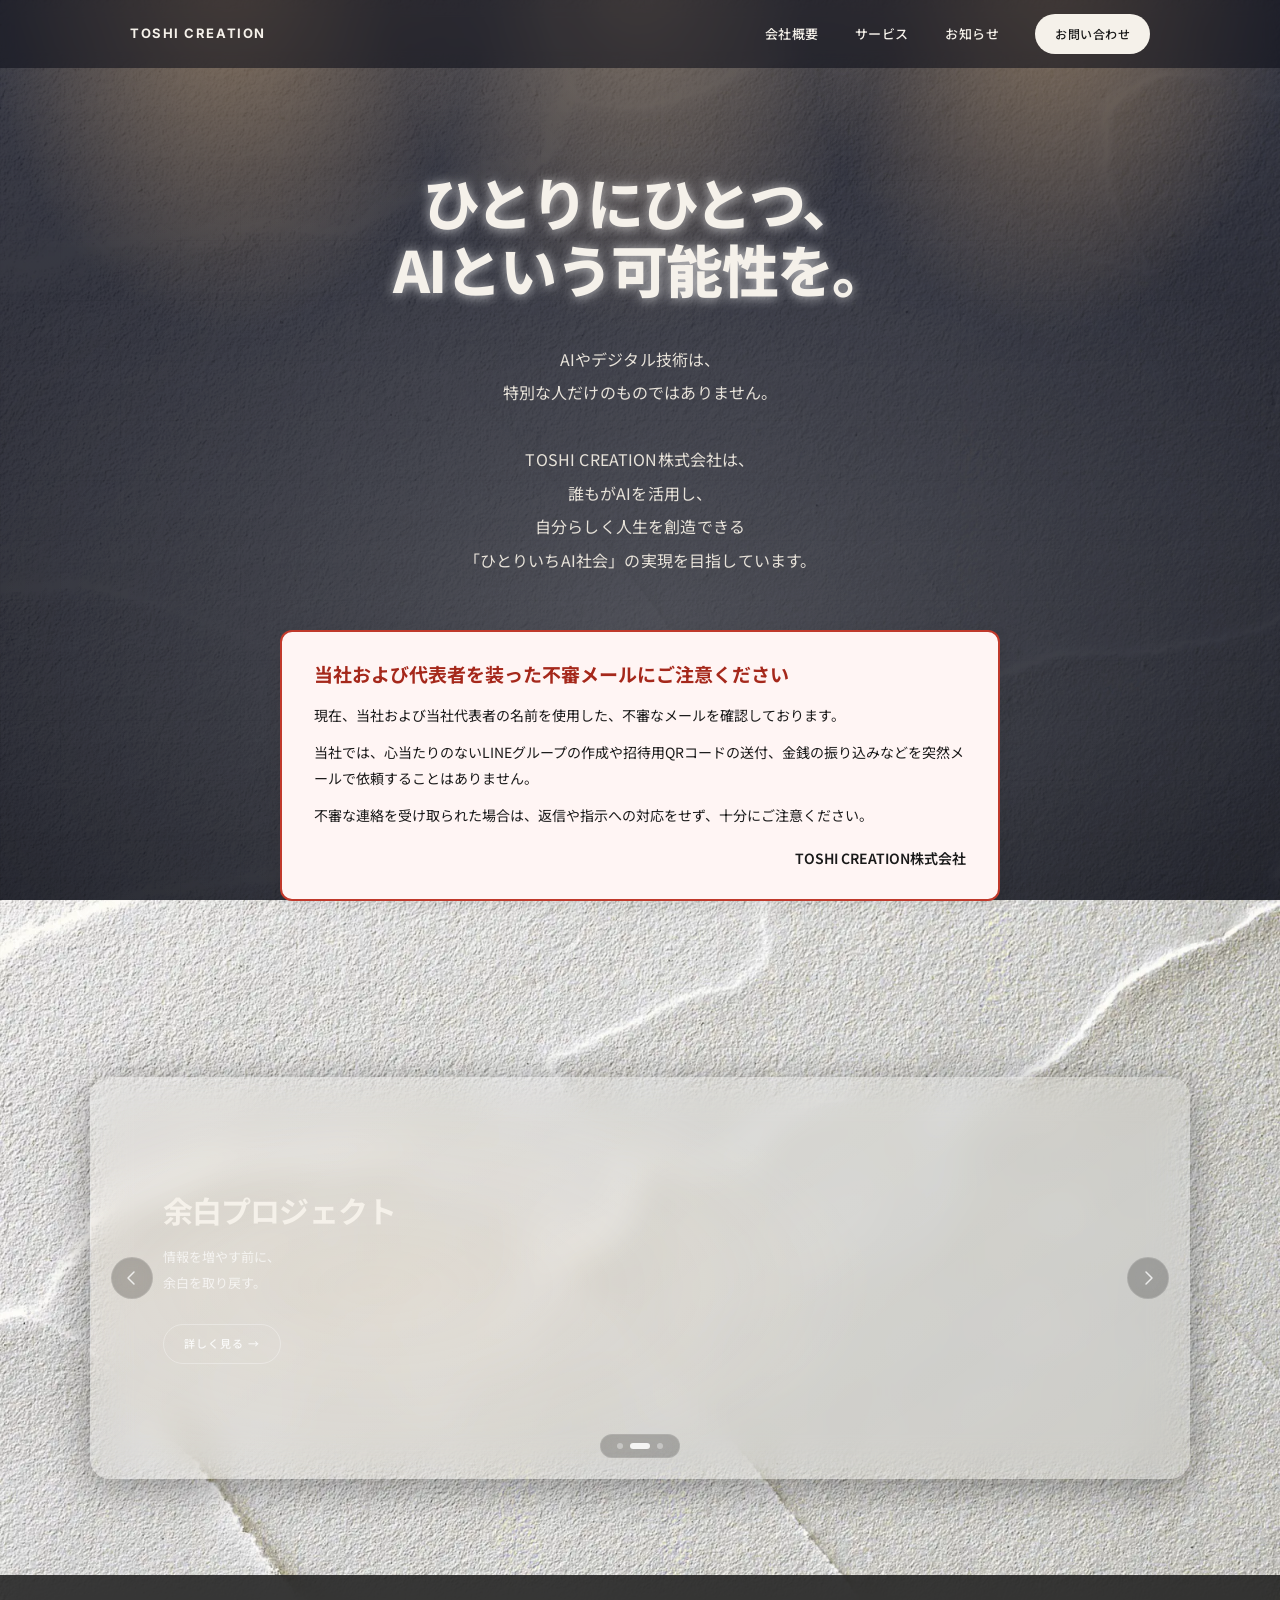
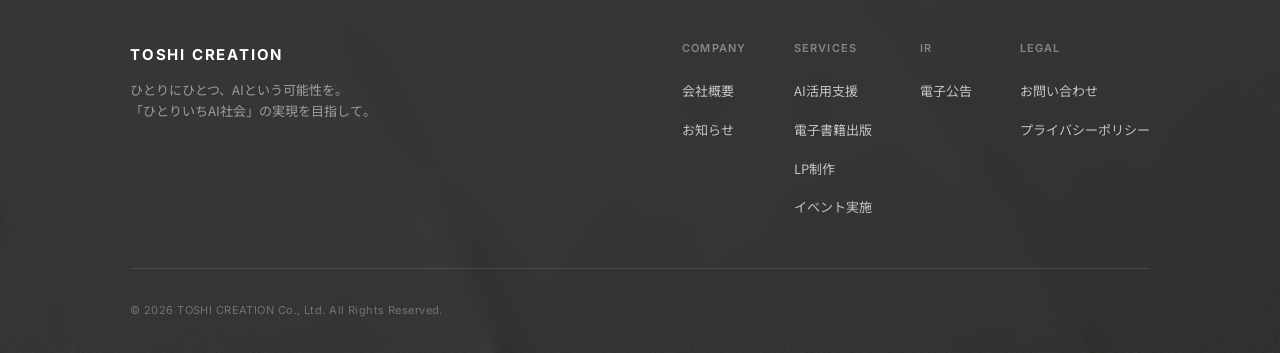
<file: index.html>
<!DOCTYPE html>
<html lang="ja">
<head>
  <meta charset="UTF-8">
  <meta name="viewport" content="width=device-width, initial-scale=1.0">
  <title>TOSHI CREATION株式会社 | AIを、身近に。</title>
  <meta name="description" content="TOSHI CREATION株式会社は、AI活用支援・電子書籍出版サポート・LP制作・イベント実施を通じて、一人ひとりのビジネスと生活にAIを身近にする会社です。">
  <link rel="stylesheet" href="style.css">
  <link rel="stylesheet" href="time-bg.css">
  <link rel="stylesheet" href="header-band.css">
  <link rel="stylesheet" href="glass.css">
  <link rel="preconnect" href="https://fonts.googleapis.com">
  <link rel="preconnect" href="https://fonts.gstatic.com" crossorigin>
  <link href="https://fonts.googleapis.com/css2?family=Noto+Sans+JP:wght@400;500;600;700;800&family=Inter:wght@400;500;600;700;800&display=swap" rel="stylesheet">
</head>
<body>

  <!-- ヘッダー -->
  <header class="site-header">
    <div class="header-inner">
      <a href="index.html" class="site-logo">
        <span class="logo-text-en">TOSHI CREATION</span>
      </a>
      <nav class="site-nav" id="siteNav">
        <a href="about.html">会社概要</a>
        <a href="services.html">サービス</a>
        <a href="news.html">お知らせ</a>
        <a href="contact.html" class="nav-contact-btn">お問い合わせ</a>
      </nav>
      <button class="hamburger" id="hamburger" aria-label="メニューを開く">
        <span></span>
        <span></span>
        <span></span>
      </button>
    </div>
  </header>

  <main>

    <!-- ヒーローセクション -->
    <section class="hero" id="about">
      <div class="hero-bg"></div>
      <div class="hero-grid"></div>
      <div class="hero-inner">
        <div class="hero-content">
          <h1 class="hero-title">ひとりにひとつ、<br>AIという可能性を。</h1>
          <p class="hero-body">AIやデジタル技術は、<br>特別な人だけのものではありません。<br><br>TOSHI CREATION株式会社は、<br>誰もがAIを活用し、<br>自分らしく人生を創造できる<br>「ひとりいちAI社会」の実現を目指しています。</p>

          <!-- 注意喚起 -->
          <aside class="alert-notice" id="security-notice" aria-labelledby="security-notice-title">
            <h2 class="alert-notice-title" id="security-notice-title">当社および代表者を装った不審メールにご注意ください</h2>
            <p>現在、当社および当社代表者の名前を使用した、不審なメールを確認しております。</p>
            <p>当社では、心当たりのないLINEグループの作成や招待用QRコードの送付、金銭の振り込みなどを突然メールで依頼することはありません。</p>
            <p>不審な連絡を受け取られた場合は、返信や指示への対応をせず、十分にご注意ください。</p>
            <p class="alert-notice-sign">TOSHI CREATION株式会社</p>
          </aside>
        </div>
      </div>
    </section>

    <!-- カルーセルセクション -->
    <section class="carousel-section">
      <div class="carousel" id="mainCarousel">

        <!-- スライドコンテナ -->
        <div class="carousel-inner" id="carouselInner">

          <!-- Slide 1: AI寺子屋 -->
          <div class="carousel-slide slide--dark is-active">
            <div class="slide-bg">
              <div class="slide-bg-grid"></div>
              <div class="slide-bg-glow"></div>
            </div>
            <div class="slide-content">
              <h2 class="slide-title slide-title--dark">AI寺子屋</h2>
              <p class="slide-desc slide-desc--dark">AIを学ぶ場所ではなく、<br>AIと一緒に創る場所。</p>
              <a href="#" class="slide-btn slide-btn--dark">詳しく見る →</a>
            </div>
          </div>

          <!-- Slide 2: 余白プロジェクト -->
          <div class="carousel-slide slide--light">
            <div class="slide-bg">
              <div class="slide-bg-orb"></div>
            </div>
            <div class="slide-content">
              <h2 class="slide-title slide-title--dark">余白プロジェクト</h2>
              <p class="slide-desc slide-desc--dark">情報を増やす前に、<br>余白を取り戻す。</p>
              <a href="#" class="slide-btn slide-btn--dark">詳しく見る →</a>
            </div>
          </div>

          <!-- Slide 3: 自分プロンプトプロジェクト -->
          <div class="carousel-slide slide--future">
            <div class="slide-bg">
              <div class="slide-bg-grid slide-bg-grid--fine"></div>
              <div class="slide-bg-chars" aria-hidden="true">
                <span class="char char-1">プロンプト</span>
                <span class="char char-2">AI</span>
                <span class="char char-3">未来</span>
                <span class="char char-4">創造</span>
                <span class="char char-5">自分</span>
              </div>
            </div>
            <div class="slide-content">
              <h2 class="slide-title slide-title--dark">自分プロンプト<br>プロジェクト</h2>
              <p class="slide-desc slide-desc--dark">あなた自身を、<br>AI時代の資産にする。</p>
              <a href="#" class="slide-btn slide-btn--dark">詳しく見る →</a>
            </div>
          </div>

        </div>

        <!-- 矢印ナビ -->
        <button class="carousel-arrow carousel-arrow--prev" id="carouselPrev" aria-label="前のスライド">
          <svg width="18" height="18" viewBox="0 0 18 18" fill="none">
            <path d="M11 3L5 9L11 15" stroke="currentColor" stroke-width="1.5" stroke-linecap="round" stroke-linejoin="round"/>
          </svg>
        </button>
        <button class="carousel-arrow carousel-arrow--next" id="carouselNext" aria-label="次のスライド">
          <svg width="18" height="18" viewBox="0 0 18 18" fill="none">
            <path d="M7 3L13 9L7 15" stroke="currentColor" stroke-width="1.5" stroke-linecap="round" stroke-linejoin="round"/>
          </svg>
        </button>

        <!-- ドットナビ -->
        <div class="carousel-dots" role="tablist">
          <button class="carousel-dot is-active" data-index="0" aria-label="スライド1" role="tab"></button>
          <button class="carousel-dot" data-index="1" aria-label="スライド2" role="tab"></button>
          <button class="carousel-dot" data-index="2" aria-label="スライド3" role="tab"></button>
        </div>

      </div>
    </section>



  </main>

  <!-- フッター -->
  <footer class="site-footer">
    <div class="footer-inner">
      <div class="footer-top">
        <div>
          <span class="footer-logo-text-en">TOSHI CREATION</span>
          <p class="footer-tagline">ひとりにひとつ、AIという可能性を。<br>「ひとりいちAI社会」の実現を目指して。</p>
        </div>
        <nav class="footer-nav">
          <div class="footer-nav-col">
            <h4>Company</h4>
            <ul>
              <li><a href="about.html">会社概要</a></li>
              <li><a href="news.html">お知らせ</a></li>
            </ul>
          </div>
          <div class="footer-nav-col">
            <h4>Services</h4>
            <ul>
              <li><a href="services.html#ai">AI活用支援</a></li>
              <li><a href="services.html#ebook">電子書籍出版</a></li>
              <li><a href="services.html#lp">LP制作</a></li>
              <li><a href="services.html#event">イベント実施</a></li>
            </ul>
          </div>
          <div class="footer-nav-col">
            <h4>IR</h4>
            <ul>
              <li><a href="denshi-kokoku.html">電子公告</a></li>
            </ul>
          </div>
          <div class="footer-nav-col">
            <h4>Legal</h4>
            <ul>
              <li><a href="contact.html">お問い合わせ</a></li>
              <li><a href="privacy.html">プライバシーポリシー</a></li>
            </ul>
          </div>
        </nav>
      </div>
      <div class="footer-bottom">
        <p class="footer-copy">&copy; 2026 TOSHI CREATION Co., Ltd. All Rights Reserved.</p>
      </div>
    </div>
  </footer>

  <script>
    // ハンバーガーメニュー
    const hamburger = document.getElementById('hamburger');
    const siteNav = document.getElementById('siteNav');
    hamburger.addEventListener('click', (e) => {
      e.stopPropagation();
      siteNav.classList.toggle('is-open');
    });
    siteNav.querySelectorAll('a').forEach(link => {
      link.addEventListener('click', () => { siteNav.classList.remove('is-open'); });
    });
    document.addEventListener('click', (e) => {
      if (!siteNav.contains(e.target) && !hamburger.contains(e.target)) {
        siteNav.classList.remove('is-open');
      }
    });

    // スクロール時ヘッダー
    window.addEventListener('scroll', () => {
      const header = document.querySelector('.site-header');
      if (window.scrollY > 20) {
        header.style.boxShadow = '0 2px 16px rgba(0,0,0,0.08)';
      } else {
        header.style.boxShadow = 'none';
      }
    });

    // ——— カルーセル ———
    (function() {
      var slides   = document.querySelectorAll('.carousel-slide');
      var dots     = document.querySelectorAll('.carousel-dot');
      var total    = slides.length;
      var current  = 0;
      var autoTimer = null;
      var INTERVAL  = 5500;

      function goTo(index) {
        slides[current].classList.remove('is-active');
        dots[current].classList.remove('is-active');
        current = ((index % total) + total) % total;
        slides[current].classList.add('is-active');
        dots[current].classList.add('is-active');
      }

      function next() { goTo(current + 1); }
      function prev() { goTo(current - 1); }

      function startAuto() {
        clearInterval(autoTimer);
        autoTimer = setInterval(next, INTERVAL);
      }

      // 矢印
      document.getElementById('carouselNext').addEventListener('click', function() {
        next(); startAuto();
      });
      document.getElementById('carouselPrev').addEventListener('click', function() {
        prev(); startAuto();
      });

      // ドット
      dots.forEach(function(dot) {
        dot.addEventListener('click', function() {
          goTo(+dot.dataset.index); startAuto();
        });
      });

      // タッチ＆マウスドラッグ
      var inner = document.getElementById('carouselInner');
      var dragStartX = 0;
      var isDragging = false;

      // タッチ（スマホフリック）
      inner.addEventListener('touchstart', function(e) {
        dragStartX = e.touches[0].clientX;
      }, { passive: true });
      inner.addEventListener('touchend', function(e) {
        var diff = dragStartX - e.changedTouches[0].clientX;
        if (Math.abs(diff) > 40) {
          diff > 0 ? next() : prev();
          startAuto();
        }
      }, { passive: true });

      // マウスドラッグ（PC）
      inner.addEventListener('mousedown', function(e) {
        dragStartX = e.clientX;
        isDragging = true;
        inner.style.cursor = 'grabbing';
      });
      window.addEventListener('mouseup', function(e) {
        if (!isDragging) return;
        var diff = dragStartX - e.clientX;
        if (Math.abs(diff) > 40) {
          diff > 0 ? next() : prev();
          startAuto();
        }
        isDragging = false;
        inner.style.cursor = '';
      });
      inner.addEventListener('dragstart', function(e) { e.preventDefault(); });

      // ホバーで一時停止
      var carousel = document.getElementById('mainCarousel');
      carousel.addEventListener('mouseenter', function() { clearInterval(autoTimer); });
      carousel.addEventListener('mouseleave', function() {
        isDragging = false;
        inner.style.cursor = '';
        startAuto();
      });

      startAuto();
    })();
  </script>
  <script src="time-bg.js"></script>
</body>
</html>
</file>
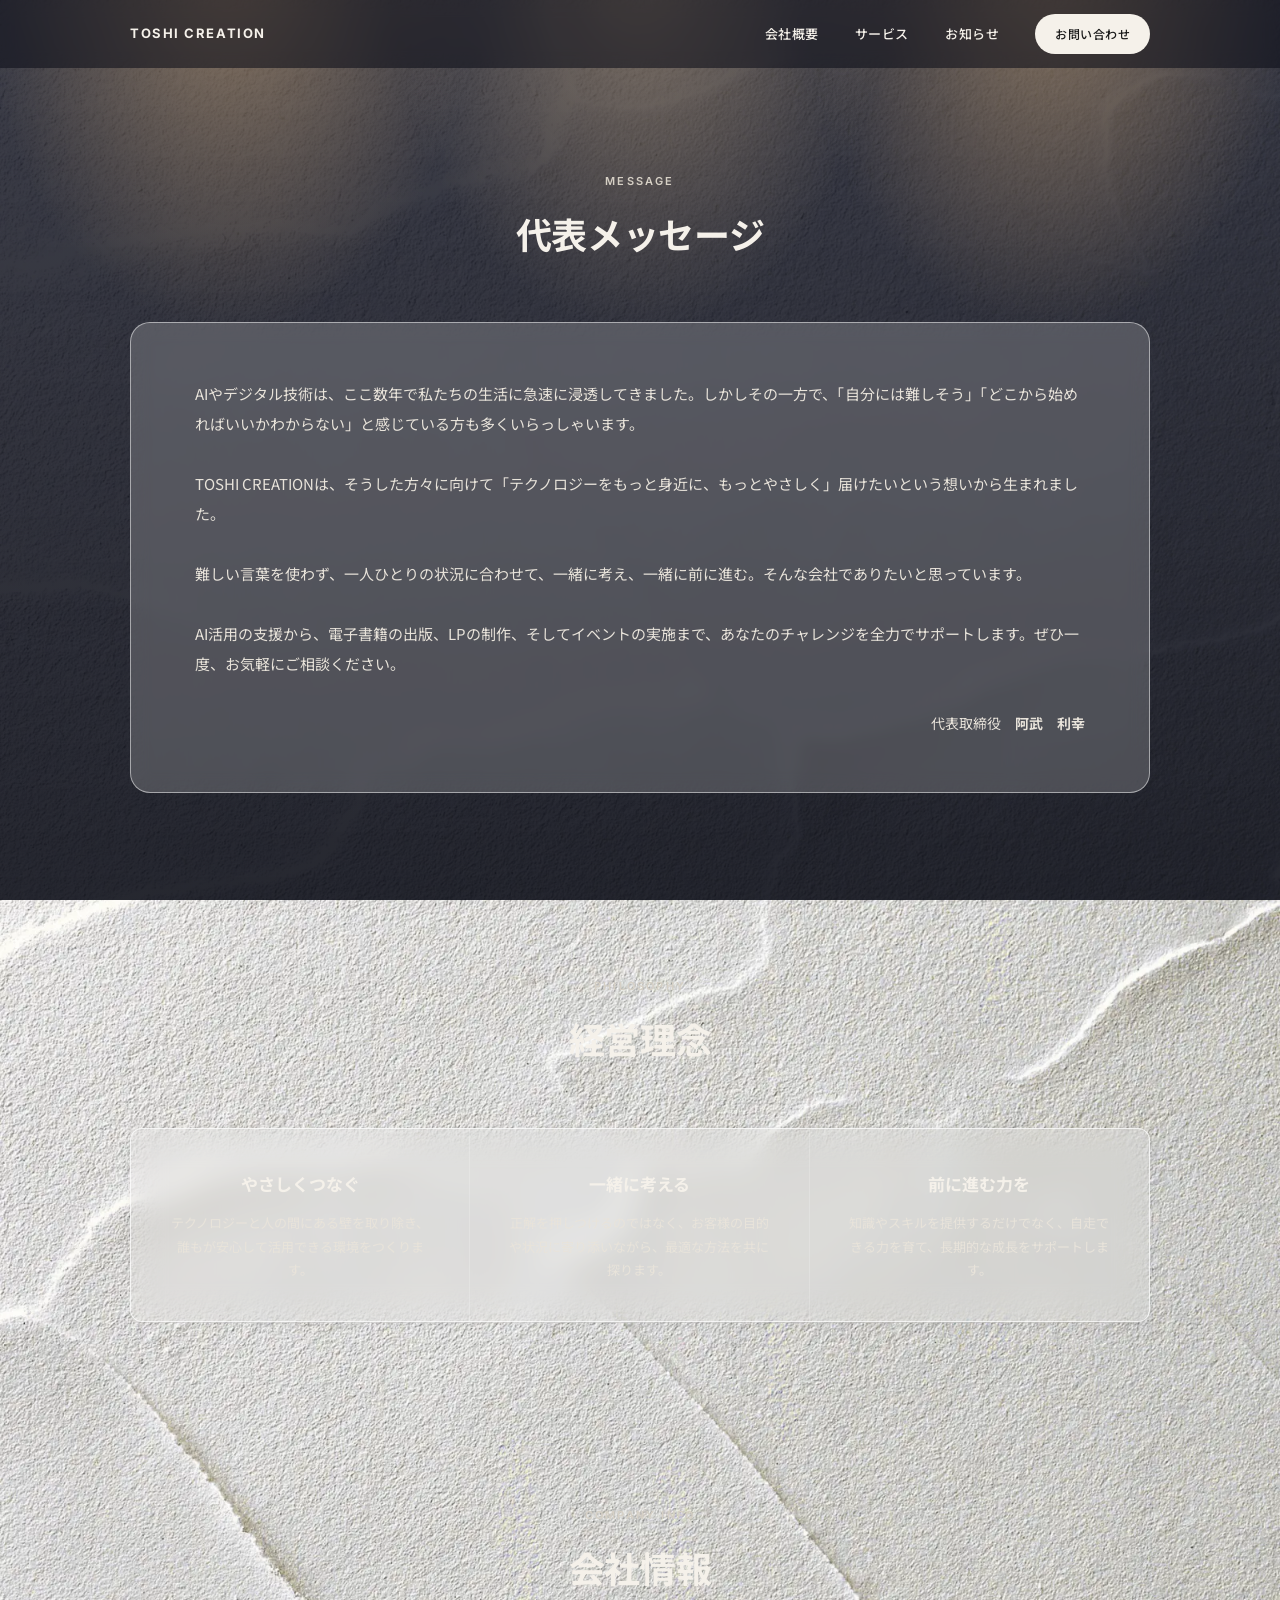
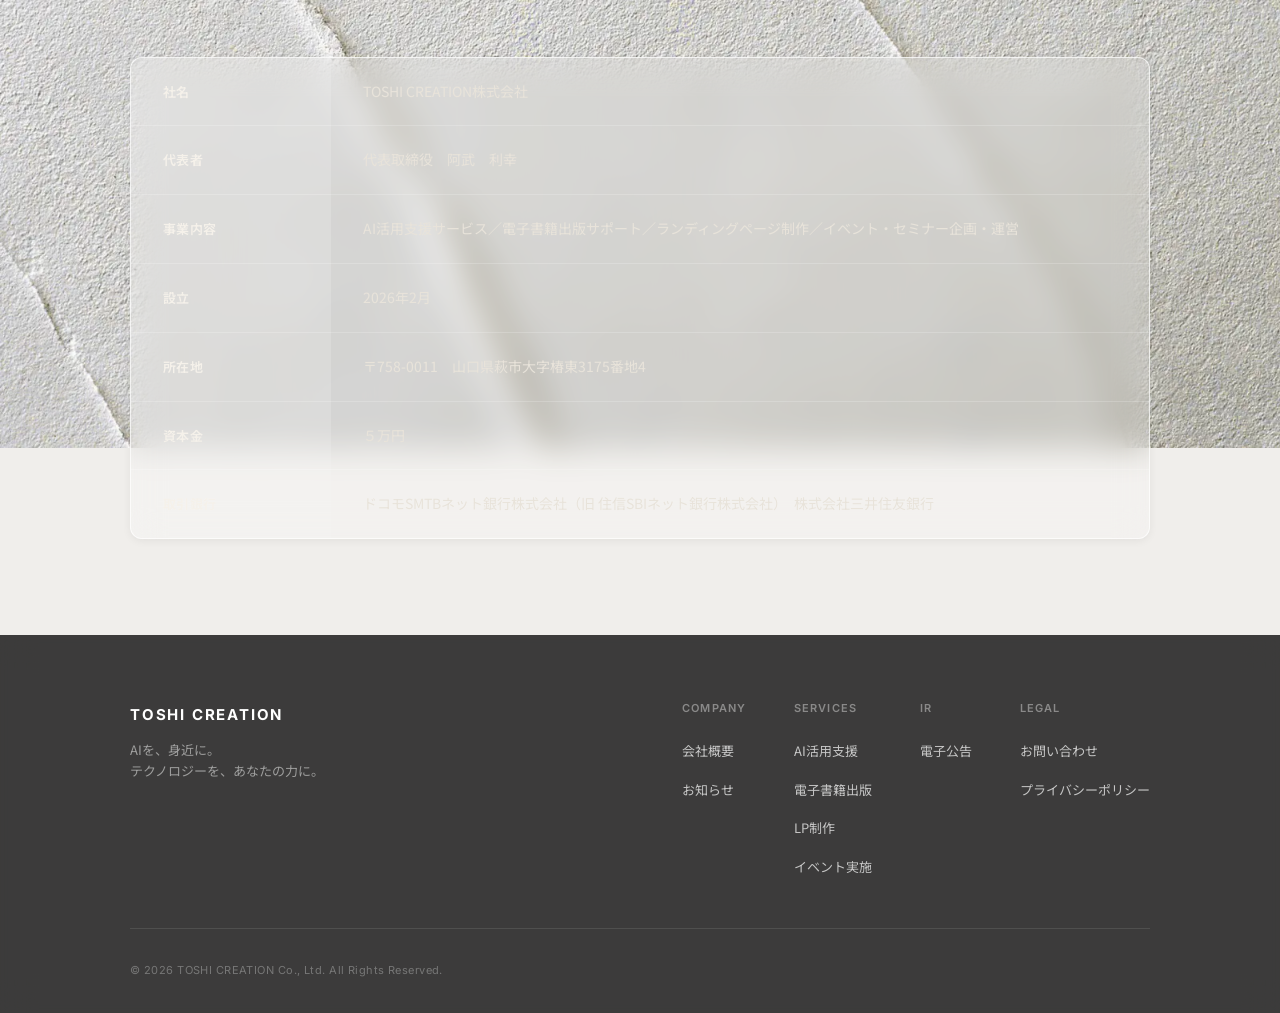
<file: about.html>
<!DOCTYPE html>
<html lang="ja">
<head>
  <meta charset="UTF-8">
  <meta name="viewport" content="width=device-width, initial-scale=1.0">
  <title>会社概要 | TOSHI CREATION株式会社</title>
  <meta name="description" content="TOSHI CREATION株式会社の会社概要、代表メッセージ、経営理念をご紹介します。">
  <meta name="format-detection" content="address=no, telephone=no, email=no">
  <link rel="stylesheet" href="style.css">
  <link rel="stylesheet" href="time-bg.css">
  <link rel="stylesheet" href="header-band.css">
  <link rel="stylesheet" href="glass.css">
  <link rel="preconnect" href="https://fonts.googleapis.com">
  <link rel="preconnect" href="https://fonts.gstatic.com" crossorigin>
  <link href="https://fonts.googleapis.com/css2?family=Noto+Sans+JP:wght@400;500;600;700;800&family=Inter:wght@400;500;600;700;800&display=swap" rel="stylesheet">
</head>
<body>

  <!-- ヘッダー -->
  <header class="site-header">
    <div class="header-inner">
      <a href="index.html" class="site-logo">
        <span class="logo-text-en">TOSHI CREATION</span>
      </a>
      <nav class="site-nav" id="siteNav">
        <a href="about.html" class="active">会社概要</a>
        <a href="services.html">サービス</a>
        <a href="news.html">お知らせ</a>
        <a href="contact.html" class="nav-contact-btn">お問い合わせ</a>
      </nav>
      <button class="hamburger" id="hamburger" aria-label="メニューを開く">
        <span></span><span></span><span></span>
      </button>
    </div>
  </header>

  <main>

    <!-- 代表メッセージ -->
    <section style="padding-top: 164px;">
      <div class="container">
        <div class="section-header">
          <span class="section-label">Message</span>
          <h2 class="section-title">代表メッセージ</h2>
        </div>
        <div class="message-block">
          <p class="message-text">
            AIやデジタル技術は、ここ数年で私たちの生活に急速に浸透してきました。しかしその一方で、「自分には難しそう」「どこから始めればいいかわからない」と感じている方も多くいらっしゃいます。<br><br>
            TOSHI CREATIONは、そうした方々に向けて「テクノロジーをもっと身近に、もっとやさしく」届けたいという想いから生まれました。<br><br>
            難しい言葉を使わず、一人ひとりの状況に合わせて、一緒に考え、一緒に前に進む。そんな会社でありたいと思っています。<br><br>
            AI活用の支援から、電子書籍の出版、LPの制作、そしてイベントの実施まで、あなたのチャレンジを全力でサポートします。ぜひ一度、お気軽にご相談ください。
          </p>
          <p class="message-sign">
            代表取締役　<strong>阿武　利幸</strong>
          </p>
        </div>
      </div>
    </section>

    <!-- 経営理念 -->
    <section style="padding: 80px 0;">
      <div class="container">
        <div class="section-header">
          <span class="section-label">Philosophy</span>
          <h2 class="section-title">経営理念</h2>
        </div>
        <div class="philosophy-box">
          <div class="philosophy-item">
            <h3 class="philosophy-card-title">やさしくつなぐ</h3>
            <p class="philosophy-card-desc">テクノロジーと人の間にある壁を取り除き、誰もが安心して活用できる環境をつくります。</p>
          </div>
          <div class="philosophy-item">
            <h3 class="philosophy-card-title">一緒に考える</h3>
            <p class="philosophy-card-desc">正解を押しつけるのではなく、お客様の目的や状況に寄り添いながら、最適な方法を共に探ります。</p>
          </div>
          <div class="philosophy-item">
            <h3 class="philosophy-card-title">前に進む力を</h3>
            <p class="philosophy-card-desc">知識やスキルを提供するだけでなく、自走できる力を育て、長期的な成長をサポートします。</p>
          </div>
        </div>
      </div>
    </section>

    <!-- 会社概要テーブル -->
    <section>
      <div class="container">
        <div class="section-header">
          <span class="section-label">Company Info</span>
          <h2 class="section-title">会社情報</h2>
        </div>
        <div class="about-table-wrap">
          <table class="about-table">
            <tr>
              <th>社名</th>
              <td>TOSHI CREATION株式会社</td>
            </tr>
            <tr>
              <th>代表者</th>
              <td>代表取締役　阿武　利幸</td>
            </tr>
            <tr>
              <th>事業内容</th>
              <td>AI活用支援サービス／電子書籍出版サポート／ランディングページ制作／イベント・セミナー企画・運営</td>
            </tr>
            <tr>
              <th>設立</th>
              <td>2026年2月</td>
            </tr>
            <tr>
              <th>所在地</th>
              <td>〒758-0011　山口県萩市大字椿東3175番地4</td>
            </tr>
            <tr>
              <th>資本金</th>
              <td>５万円</td>
            </tr>
            <tr>
              <th>取引銀行</th>
              <td>ドコモSMTBネット銀行株式会社（旧 住信SBIネット銀行株式会社）　株式会社三井住友銀行</td>
            </tr>
          </table>
        </div>
      </div>
    </section>


  </main>

  <!-- フッター -->
  <footer class="site-footer">
    <div class="footer-inner">
      <div class="footer-top">
        <div>
          <span class="footer-logo-text-en">TOSHI CREATION</span>
          <p class="footer-tagline">AIを、身近に。<br>テクノロジーを、あなたの力に。</p>
        </div>
        <nav class="footer-nav">
          <div class="footer-nav-col">
            <h4>Company</h4>
            <ul>
              <li><a href="about.html">会社概要</a></li>
              <li><a href="news.html">お知らせ</a></li>
            </ul>
          </div>
          <div class="footer-nav-col">
            <h4>Services</h4>
            <ul>
              <li><a href="services.html#ai">AI活用支援</a></li>
              <li><a href="services.html#ebook">電子書籍出版</a></li>
              <li><a href="services.html#lp">LP制作</a></li>
              <li><a href="services.html#event">イベント実施</a></li>
            </ul>
          </div>
          <div class="footer-nav-col">
            <h4>IR</h4>
            <ul>
              <li><a href="denshi-kokoku.html">電子公告</a></li>
            </ul>
          </div>
          <div class="footer-nav-col">
            <h4>Legal</h4>
            <ul>
              <li><a href="contact.html">お問い合わせ</a></li>
              <li><a href="privacy.html">プライバシーポリシー</a></li>
            </ul>
          </div>
        </nav>
      </div>
      <div class="footer-bottom">
        <p class="footer-copy">&copy; 2026 TOSHI CREATION Co., Ltd. All Rights Reserved.</p>
      </div>
    </div>
  </footer>

  <script>
    const hamburger = document.getElementById('hamburger');
    const siteNav = document.getElementById('siteNav');
    hamburger.addEventListener('click', (e) => {
      e.stopPropagation();
      siteNav.classList.toggle('is-open');
    });
    siteNav.querySelectorAll('a').forEach(link => {
      link.addEventListener('click', () => { siteNav.classList.remove('is-open'); });
    });
    document.addEventListener('click', (e) => {
      if (!siteNav.contains(e.target) && !hamburger.contains(e.target)) {
        siteNav.classList.remove('is-open');
      }
    });
    window.addEventListener('scroll', () => {
      document.querySelector('.site-header').style.boxShadow = window.scrollY > 20 ? '0 2px 16px rgba(0,0,0,0.08)' : 'none';
    });
  </script>
  <script src="time-bg.js"></script>
</body>
</html>
</file>
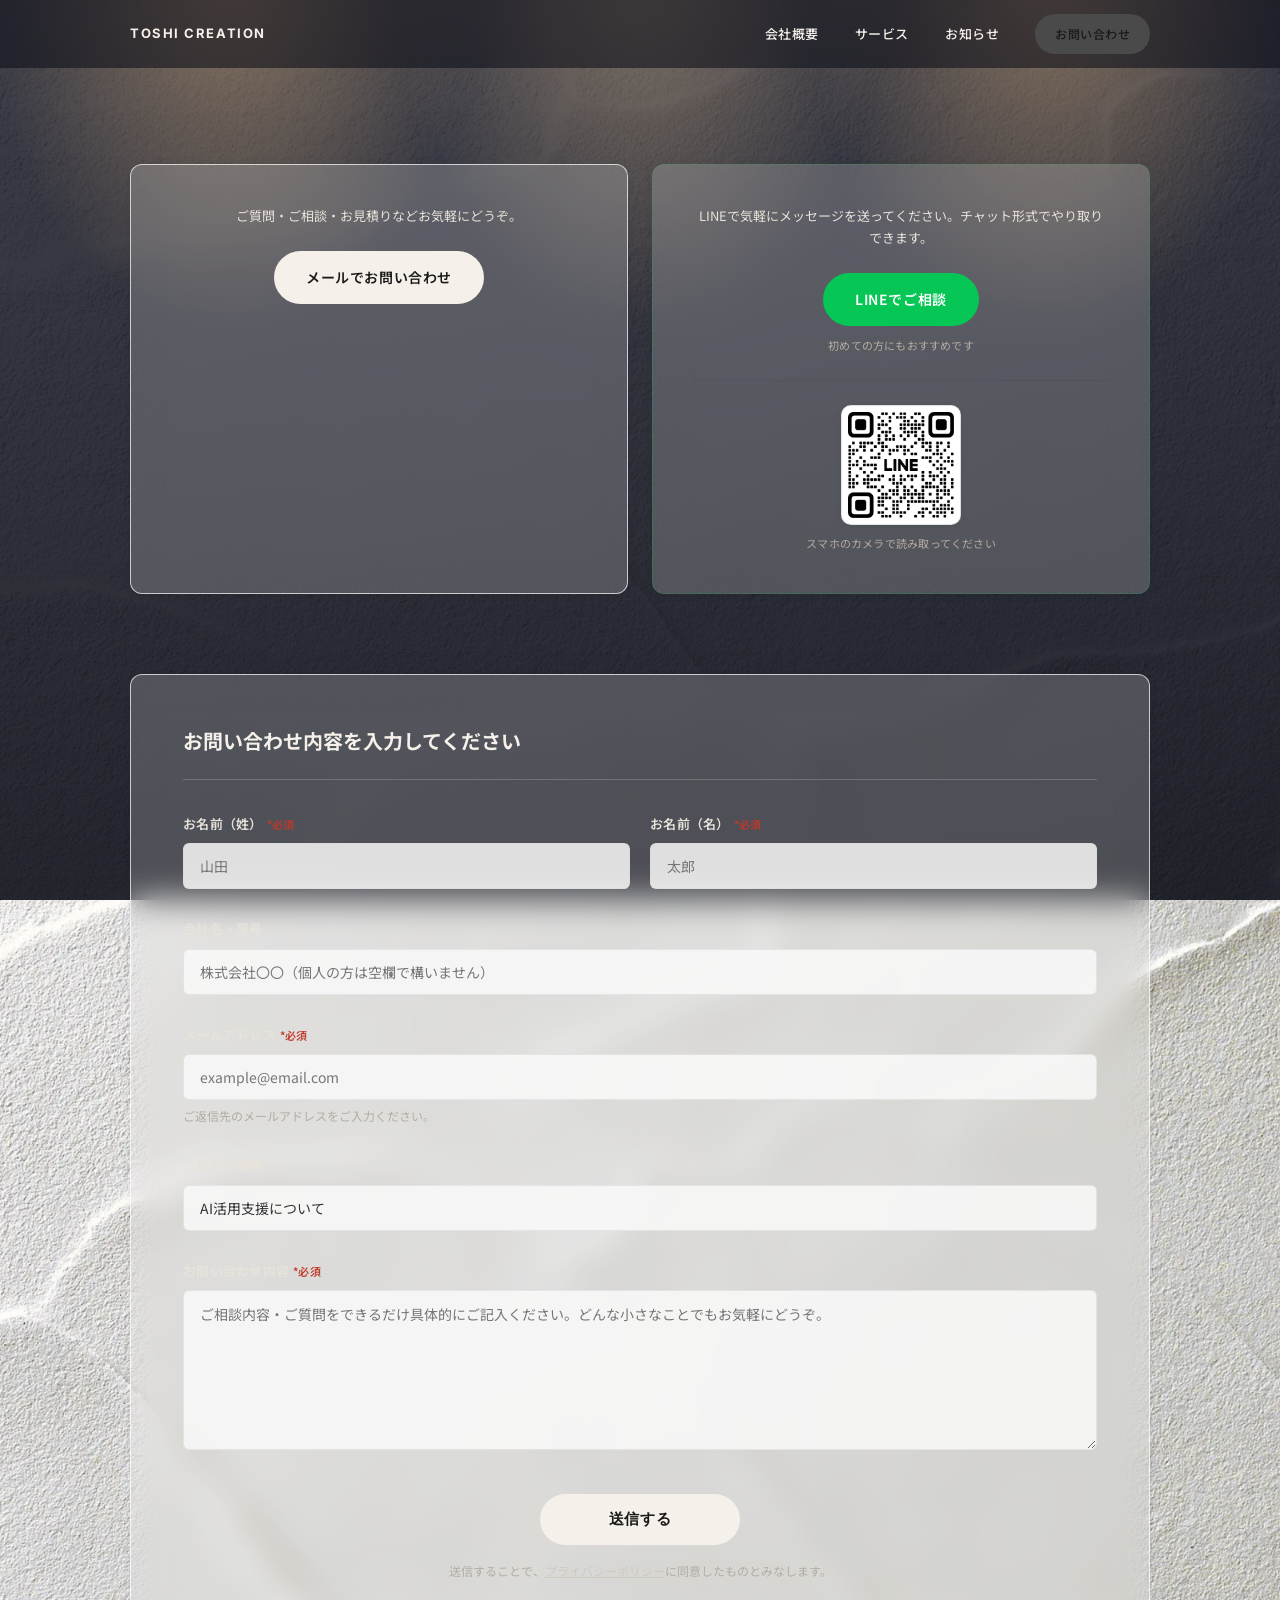
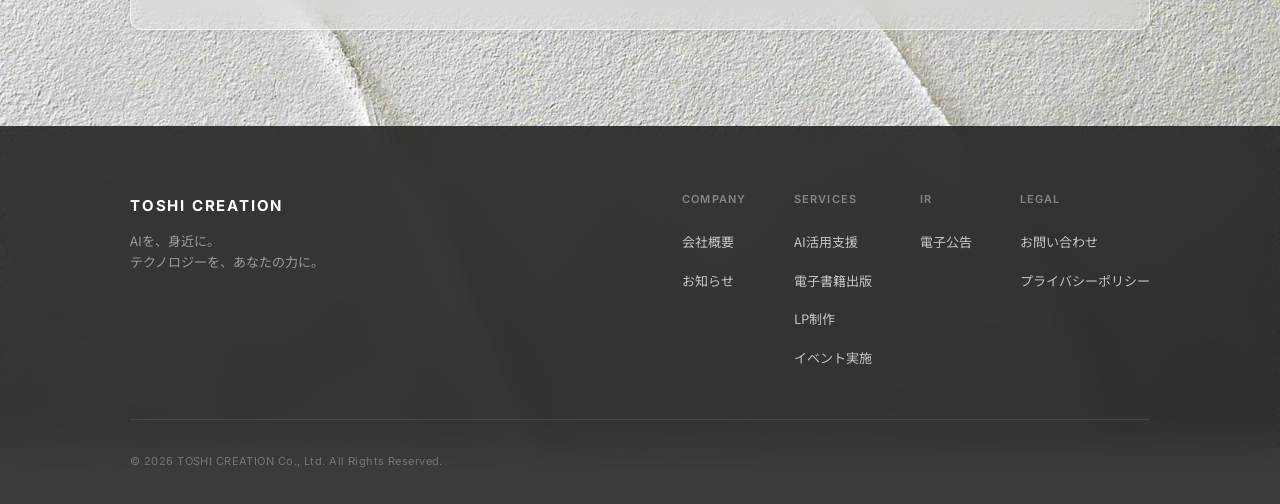
<file: contact.html>
<!DOCTYPE html>
<html lang="ja">
<head>
  <meta charset="UTF-8">
  <meta name="viewport" content="width=device-width, initial-scale=1.0">
  <title>お問い合わせ | TOSHI CREATION株式会社</title>
  <meta name="description" content="TOSHI CREATION株式会社へのお問い合わせ・ご相談はこちらから。AI活用支援、電子書籍出版、LP制作、イベント実施について気軽にご相談ください。">
  <link rel="stylesheet" href="style.css">
  <link rel="stylesheet" href="time-bg.css">
  <link rel="stylesheet" href="header-band.css">
  <link rel="stylesheet" href="glass.css">
  <link rel="preconnect" href="https://fonts.googleapis.com">
  <link rel="preconnect" href="https://fonts.gstatic.com" crossorigin>
  <link href="https://fonts.googleapis.com/css2?family=Noto+Sans+JP:wght@400;500;600;700;800&family=Inter:wght@400;500;600;700;800&display=swap" rel="stylesheet">
</head>
<body>

  <!-- ヘッダー -->
  <header class="site-header">
    <div class="header-inner">
      <a href="index.html" class="site-logo">
        <span class="logo-text-en">TOSHI CREATION</span>
      </a>
      <nav class="site-nav" id="siteNav">
        <a href="about.html">会社概要</a>
        <a href="services.html">サービス</a>
        <a href="news.html">お知らせ</a>
        <a href="contact.html" class="nav-contact-btn active" style="background: var(--color-accent-light) !important;">お問い合わせ</a>
      </nav>
      <button class="hamburger" id="hamburger" aria-label="メニューを開く">
        <span></span><span></span><span></span>
      </button>
    </div>
  </header>

  <main>

    <section style="padding-top: 164px;">
      <div class="container">

        <div class="contact-options" style="margin-bottom: 80px;">
          <div class="contact-option-card">
            <p class="contact-option-desc">ご質問・ご相談・お見積りなどお気軽にどうぞ。</p>
            <a href="#inquiry-form" class="btn btn-primary" style="margin: 0 auto; display: inline-flex;">メールでお問い合わせ</a>
          </div>
          <div class="contact-option-card contact-option-card--line">
            <p class="contact-option-desc">LINEで気軽にメッセージを送ってください。チャット形式でやり取りできます。</p>
            <a href="https://lin.ee/VHNolZz" target="_blank" class="btn btn-line" style="margin: 0 auto; display: inline-flex;">LINEでご相談</a>
            <p class="line-sub-hint">初めての方にもおすすめです</p>
            <div class="line-qr-wrap">
              <div class="line-qr-box">
                <img src="images/M_gainfriends_2dbarcodes_BW.png" alt="LINE QRコード" class="line-qr-img">
              </div>
              <p class="line-qr-label">スマホのカメラで読み取ってください</p>
            </div>
          </div>
        </div>

        <!-- お問い合わせフォーム -->
        <div id="inquiry-form" class="contact-form-wrap">
          <h3>お問い合わせ内容を入力してください</h3>

          <!-- 送信完了メッセージ（非表示） -->
          <div id="form-success" style="display:none; text-align:center; padding: 48px 0;">
            <p style="font-size: 18px; font-weight: 700; color: var(--color-black); margin-bottom: 12px;">送信ありがとうございました</p>
            <p style="font-size: 14px; color: var(--color-dark);">お問い合わせいただきありがとうございます。<br>近日中にご返信いたします。</p>
          </div>

          <!-- エラーメッセージ（非表示） -->
          <div id="form-error" style="display:none; text-align:center; padding: 24px; background: #fff0f0; border-radius: 8px; margin-bottom: 24px;">
            <p style="font-size: 14px; color: #c0392b;">送信に失敗しました。時間をおいて再度お試しいただくか、直接メールにてご連絡ください。</p>
          </div>

          <form id="contact-form-el" action="https://formspree.io/f/mwvzerdk" method="POST">

            <!-- Formspree 設定 -->
            <input type="hidden" name="_subject" value="【TOSHI CREATION】お問い合わせが届きました">
            <input type="hidden" name="_replyto" id="replyto-hidden">

            <div class="form-row">
              <div class="form-group">
                <label class="form-label" for="lastName">お名前（姓）<span class="required">*必須</span></label>
                <input type="text" id="lastName" name="姓" class="form-input" placeholder="山田" required>
              </div>
              <div class="form-group">
                <label class="form-label" for="firstName">お名前（名）<span class="required">*必須</span></label>
                <input type="text" id="firstName" name="名" class="form-input" placeholder="太郎" required>
              </div>
            </div>

            <div class="form-group">
              <label class="form-label" for="company">会社名・屋号</label>
              <input type="text" id="company" name="会社名・屋号" class="form-input" placeholder="株式会社〇〇（個人の方は空欄で構いません）">
            </div>

            <div class="form-group">
              <label class="form-label" for="email">メールアドレス<span class="required">*必須</span></label>
              <input type="email" id="email" name="メールアドレス" class="form-input" placeholder="example@email.com" required>
              <p class="form-note">ご返信先のメールアドレスをご入力ください。</p>
            </div>

            <div class="form-group">
              <label class="form-label" for="service">ご相談の種類</label>
              <select id="service" name="ご相談の種類" class="form-select">
                <option value="" disabled hidden>選択してください</option>
                <option value="AI活用支援について">AI活用支援について</option>
                <option value="電子書籍出版サポートについて">電子書籍出版サポートについて</option>
                <option value="LP制作について">LP制作について</option>
                <option value="イベント実施について">イベント実施について</option>
                <option value="その他・複数のサービスについて">その他・複数のサービスについて</option>
              </select>
            </div>

            <div class="form-group">
              <label class="form-label" for="message">お問い合わせ内容<span class="required">*必須</span></label>
              <textarea id="message" name="お問い合わせ内容" class="form-textarea" placeholder="ご相談内容・ご質問をできるだけ具体的にご記入ください。どんな小さなことでもお気軽にどうぞ。" required></textarea>
            </div>

            <div class="form-submit-wrap">
              <button type="submit" id="submit-btn" class="btn btn-primary" style="min-width: 200px; justify-content: center; font-size: 15px; padding: 16px 40px;">
                送信する
              </button>
              <p class="form-privacy-note">
                送信することで、<a href="privacy.html">プライバシーポリシー</a>に同意したものとみなします。
              </p>
            </div>

          </form>
        </div>

      </div>
    </section>

  </main>

  <!-- フッター -->
  <footer class="site-footer">
    <div class="footer-inner">
      <div class="footer-top">
        <div>
          <span class="footer-logo-text-en">TOSHI CREATION</span>
          <p class="footer-tagline">AIを、身近に。<br>テクノロジーを、あなたの力に。</p>
        </div>
        <nav class="footer-nav">
          <div class="footer-nav-col">
            <h4>Company</h4>
            <ul>
              <li><a href="about.html">会社概要</a></li>
              <li><a href="news.html">お知らせ</a></li>
            </ul>
          </div>
          <div class="footer-nav-col">
            <h4>Services</h4>
            <ul>
              <li><a href="services.html#ai">AI活用支援</a></li>
              <li><a href="services.html#ebook">電子書籍出版</a></li>
              <li><a href="services.html#lp">LP制作</a></li>
              <li><a href="services.html#event">イベント実施</a></li>
            </ul>
          </div>
          <div class="footer-nav-col">
            <h4>IR</h4>
            <ul>
              <li><a href="denshi-kokoku.html">電子公告</a></li>
            </ul>
          </div>
          <div class="footer-nav-col">
            <h4>Legal</h4>
            <ul>
              <li><a href="contact.html">お問い合わせ</a></li>
              <li><a href="privacy.html">プライバシーポリシー</a></li>
            </ul>
          </div>
        </nav>
      </div>
      <div class="footer-bottom">
        <p class="footer-copy">&copy; 2026 TOSHI CREATION Co., Ltd. All Rights Reserved.</p>
      </div>
    </div>
  </footer>

  <script>
    const hamburger = document.getElementById('hamburger');
    const siteNav = document.getElementById('siteNav');
    hamburger.addEventListener('click', (e) => { e.stopPropagation(); siteNav.classList.toggle('is-open'); });
    siteNav.querySelectorAll('a').forEach(link => { link.addEventListener('click', () => { siteNav.classList.remove('is-open'); }); });
    document.addEventListener('click', (e) => { if (!siteNav.contains(e.target) && !hamburger.contains(e.target)) { siteNav.classList.remove('is-open'); } });
    window.addEventListener('scroll', () => {
      document.querySelector('.site-header').style.boxShadow = window.scrollY > 20 ? '0 2px 16px rgba(0,0,0,0.08)' : 'none';
    });

    // #inquiry-form へのアンカーリンクで固定ヘッダー分オフセット
    document.querySelectorAll('a[href="#inquiry-form"]').forEach(link => {
      link.addEventListener('click', e => {
        e.preventDefault();
        const target = document.getElementById('inquiry-form');
        const offset = 88;
        const top = target.getBoundingClientRect().top + window.pageYOffset - offset;
        window.scrollTo({ top, behavior: 'smooth' });
      });
    });

    // ご相談の種類：未選択時はプレースホルダーとして表示し、フォーカス時に消去
    const serviceSelect = document.getElementById('service');
    function updateServiceSelect() {
      if (serviceSelect.value === '') {
        serviceSelect.classList.add('is-placeholder');
      } else {
        serviceSelect.classList.remove('is-placeholder');
      }
    }
    serviceSelect.addEventListener('change', updateServiceSelect);
    updateServiceSelect();

    // メールアドレス入力と hidden _replyto を同期
    const emailInput = document.getElementById('email');
    const replytoHidden = document.getElementById('replyto-hidden');
    if (emailInput && replytoHidden) {
      emailInput.addEventListener('input', () => {
        replytoHidden.value = emailInput.value;
      });
    }

    // フォーム送信（Formspree AJAX）
    const contactFormEl = document.getElementById('contact-form-el');
    if (contactFormEl) {
      contactFormEl.addEventListener('submit', async (e) => {
        e.preventDefault();
        const submitBtn = document.getElementById('submit-btn');
        submitBtn.textContent = '送信中...';
        submitBtn.disabled = true;

        try {
          const response = await fetch(contactFormEl.action, {
            method: 'POST',
            body: new FormData(contactFormEl),
            headers: { 'Accept': 'application/json' }
          });

          if (response.ok) {
            contactFormEl.style.display = 'none';
            document.getElementById('form-success').style.display = 'block';
            document.getElementById('form-error').style.display = 'none';
          } else {
            document.getElementById('form-error').style.display = 'block';
            submitBtn.textContent = '送信する';
            submitBtn.disabled = false;
          }
        } catch (err) {
          document.getElementById('form-error').style.display = 'block';
          submitBtn.textContent = '送信する';
          submitBtn.disabled = false;
        }
      });
    }
  </script>
  <script src="time-bg.js"></script>
</body>
</html>
</file>
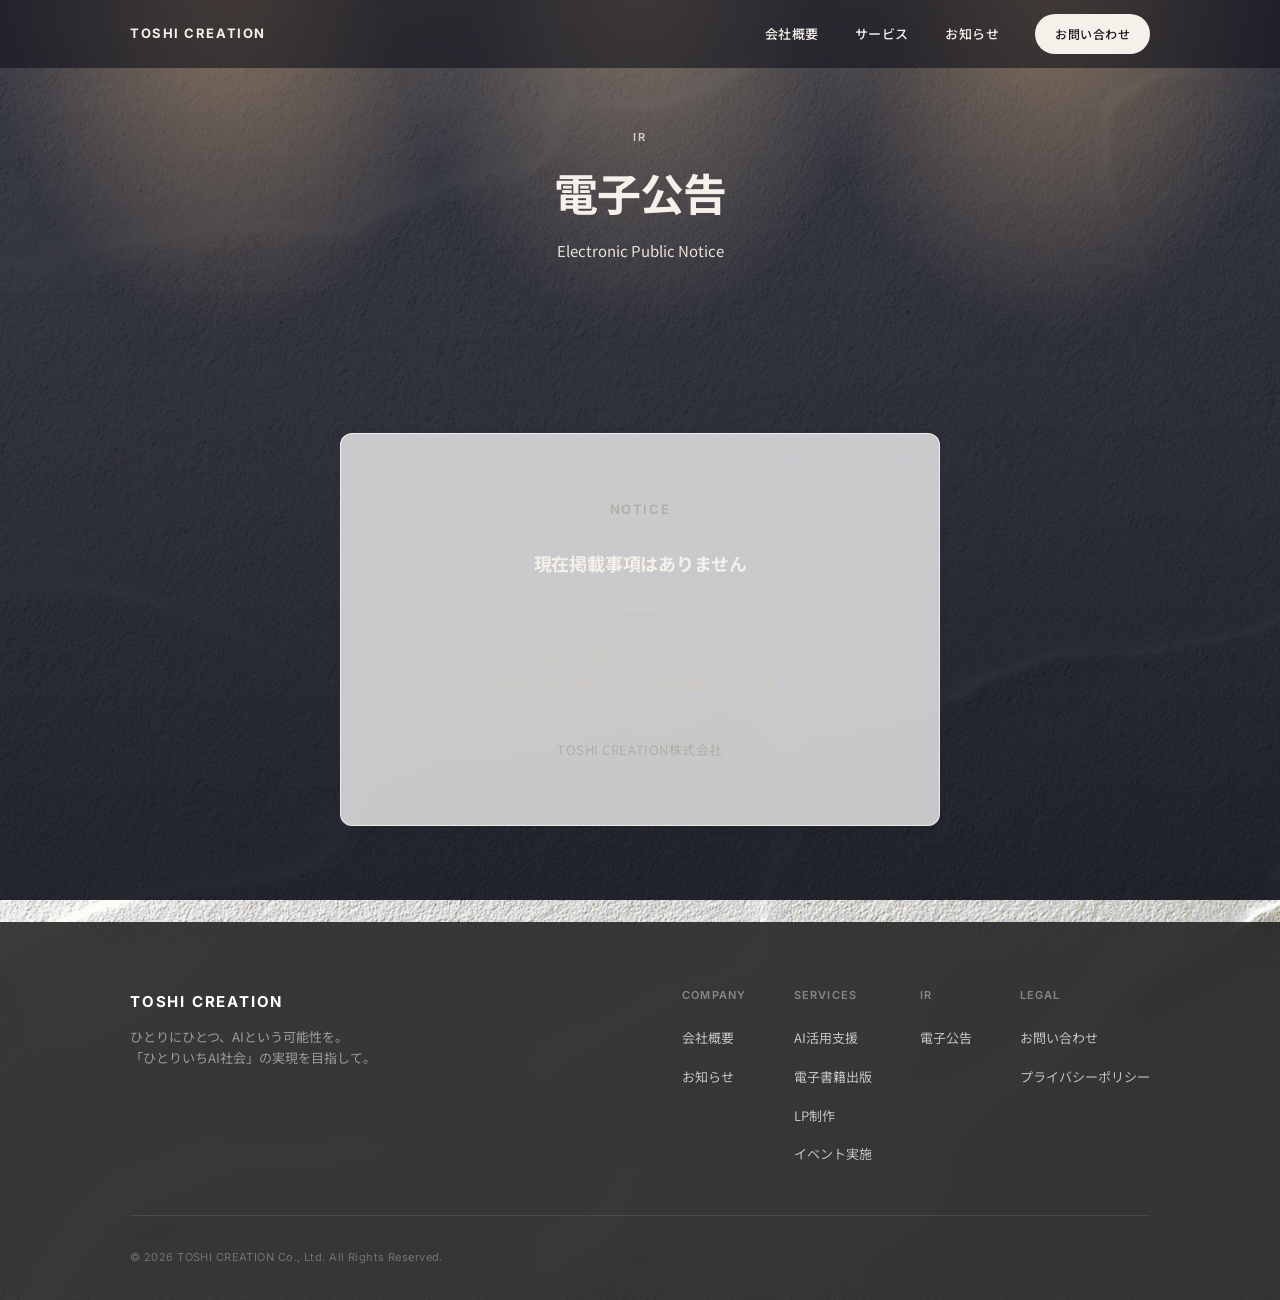
<file: denshi-kokoku.html>
<!DOCTYPE html>
<html lang="ja">
<head>
  <meta charset="UTF-8">
  <meta name="viewport" content="width=device-width, initial-scale=1.0">
  <title>電子公告 | TOSHI CREATION株式会社</title>
  <meta name="description" content="TOSHI CREATION株式会社の電子公告ページです。">
  <link rel="stylesheet" href="style.css">
  <link rel="stylesheet" href="time-bg.css">
  <link rel="stylesheet" href="header-band.css">
  <link rel="stylesheet" href="glass.css">
  <link rel="preconnect" href="https://fonts.googleapis.com">
  <link rel="preconnect" href="https://fonts.gstatic.com" crossorigin>
  <link href="https://fonts.googleapis.com/css2?family=Noto+Sans+JP:wght@400;500;600;700;800&family=Inter:wght@400;500;600;700;800&display=swap" rel="stylesheet">
</head>
<body>

  <!-- ヘッダー -->
  <header class="site-header">
    <div class="header-inner">
      <a href="index.html" class="site-logo">
        <span class="logo-text-en">TOSHI CREATION</span>
      </a>
      <nav class="site-nav" id="siteNav">
        <a href="about.html">会社概要</a>
        <a href="services.html">サービス</a>
        <a href="news.html">お知らせ</a>
        <a href="contact.html" class="nav-contact-btn">お問い合わせ</a>
      </nav>
      <button class="hamburger" id="hamburger" aria-label="メニューを開く">
        <span></span><span></span><span></span>
      </button>
    </div>
  </header>

  <main>

    <!-- ページヘッダー -->
    <div class="page-hero">
      <div class="container">
        <span class="page-hero-label">IR</span>
        <h1 class="page-hero-title">電子公告</h1>
        <p class="page-hero-desc">Electronic Public Notice</p>
      </div>
    </div>

    <!-- 本文 -->
    <section>
      <div class="container" style="max-width: 680px;">
        <div style="
          background: rgba(255,255,255,0.75);
          backdrop-filter: blur(16px);
          -webkit-backdrop-filter: blur(16px);
          border: 1px solid rgba(255,255,255,0.7);
          border-radius: var(--radius-md);
          padding: 64px;
          box-shadow: var(--shadow-sm);
          text-align: center;
        ">
          <p style="
            font-size: 13px;
            font-weight: 600;
            letter-spacing: 0.12em;
            color: var(--color-light);
            font-family: var(--font-en);
            text-transform: uppercase;
            margin-bottom: 28px;
          ">Notice</p>

          <p style="
            font-size: 18px;
            font-weight: 700;
            color: var(--color-black);
            letter-spacing: -0.01em;
            margin-bottom: 32px;
            line-height: 1.5;
          ">現在掲載事項はありません</p>

          <div style="
            width: 32px;
            height: 1px;
            background: var(--color-border);
            margin: 0 auto 32px;
          "></div>

          <p style="
            font-size: 14px;
            color: var(--color-mid);
            line-height: 2;
          ">
            現在、決算公告はありません。<br>
            決算公告が必要となった際に掲載いたします。
          </p>

          <p style="
            margin-top: 40px;
            font-size: 13px;
            color: var(--color-light);
            letter-spacing: 0.04em;
          ">TOSHI CREATION株式会社</p>
        </div>
      </div>
    </section>

  </main>

  <!-- フッター -->
  <footer class="site-footer">
    <div class="footer-inner">
      <div class="footer-top">
        <div>
          <span class="footer-logo-text-en">TOSHI CREATION</span>
          <p class="footer-tagline">ひとりにひとつ、AIという可能性を。<br>「ひとりいちAI社会」の実現を目指して。</p>
        </div>
        <nav class="footer-nav">
          <div class="footer-nav-col">
            <h4>Company</h4>
            <ul>
              <li><a href="about.html">会社概要</a></li>
              <li><a href="news.html">お知らせ</a></li>
            </ul>
          </div>
          <div class="footer-nav-col">
            <h4>Services</h4>
            <ul>
              <li><a href="services.html#ai">AI活用支援</a></li>
              <li><a href="services.html#ebook">電子書籍出版</a></li>
              <li><a href="services.html#lp">LP制作</a></li>
              <li><a href="services.html#event">イベント実施</a></li>
            </ul>
          </div>
          <div class="footer-nav-col">
            <h4>IR</h4>
            <ul>
              <li><a href="denshi-kokoku.html">電子公告</a></li>
            </ul>
          </div>
          <div class="footer-nav-col">
            <h4>Legal</h4>
            <ul>
              <li><a href="contact.html">お問い合わせ</a></li>
              <li><a href="privacy.html">プライバシーポリシー</a></li>
            </ul>
          </div>
        </nav>
      </div>
      <div class="footer-bottom">
        <p class="footer-copy">&copy; 2026 TOSHI CREATION Co., Ltd. All Rights Reserved.</p>
      </div>
    </div>
  </footer>

  <script>
    const hamburger = document.getElementById('hamburger');
    const siteNav = document.getElementById('siteNav');
    hamburger.addEventListener('click', (e) => { e.stopPropagation(); siteNav.classList.toggle('is-open'); });
    siteNav.querySelectorAll('a').forEach(link => { link.addEventListener('click', () => { siteNav.classList.remove('is-open'); }); });
    document.addEventListener('click', (e) => { if (!siteNav.contains(e.target) && !hamburger.contains(e.target)) { siteNav.classList.remove('is-open'); } });
    window.addEventListener('scroll', () => {
      document.querySelector('.site-header').style.boxShadow = window.scrollY > 20 ? '0 2px 16px rgba(0,0,0,0.08)' : 'none';
    });
  </script>
  <script src="time-bg.js"></script>
</body>
</html>
</file>
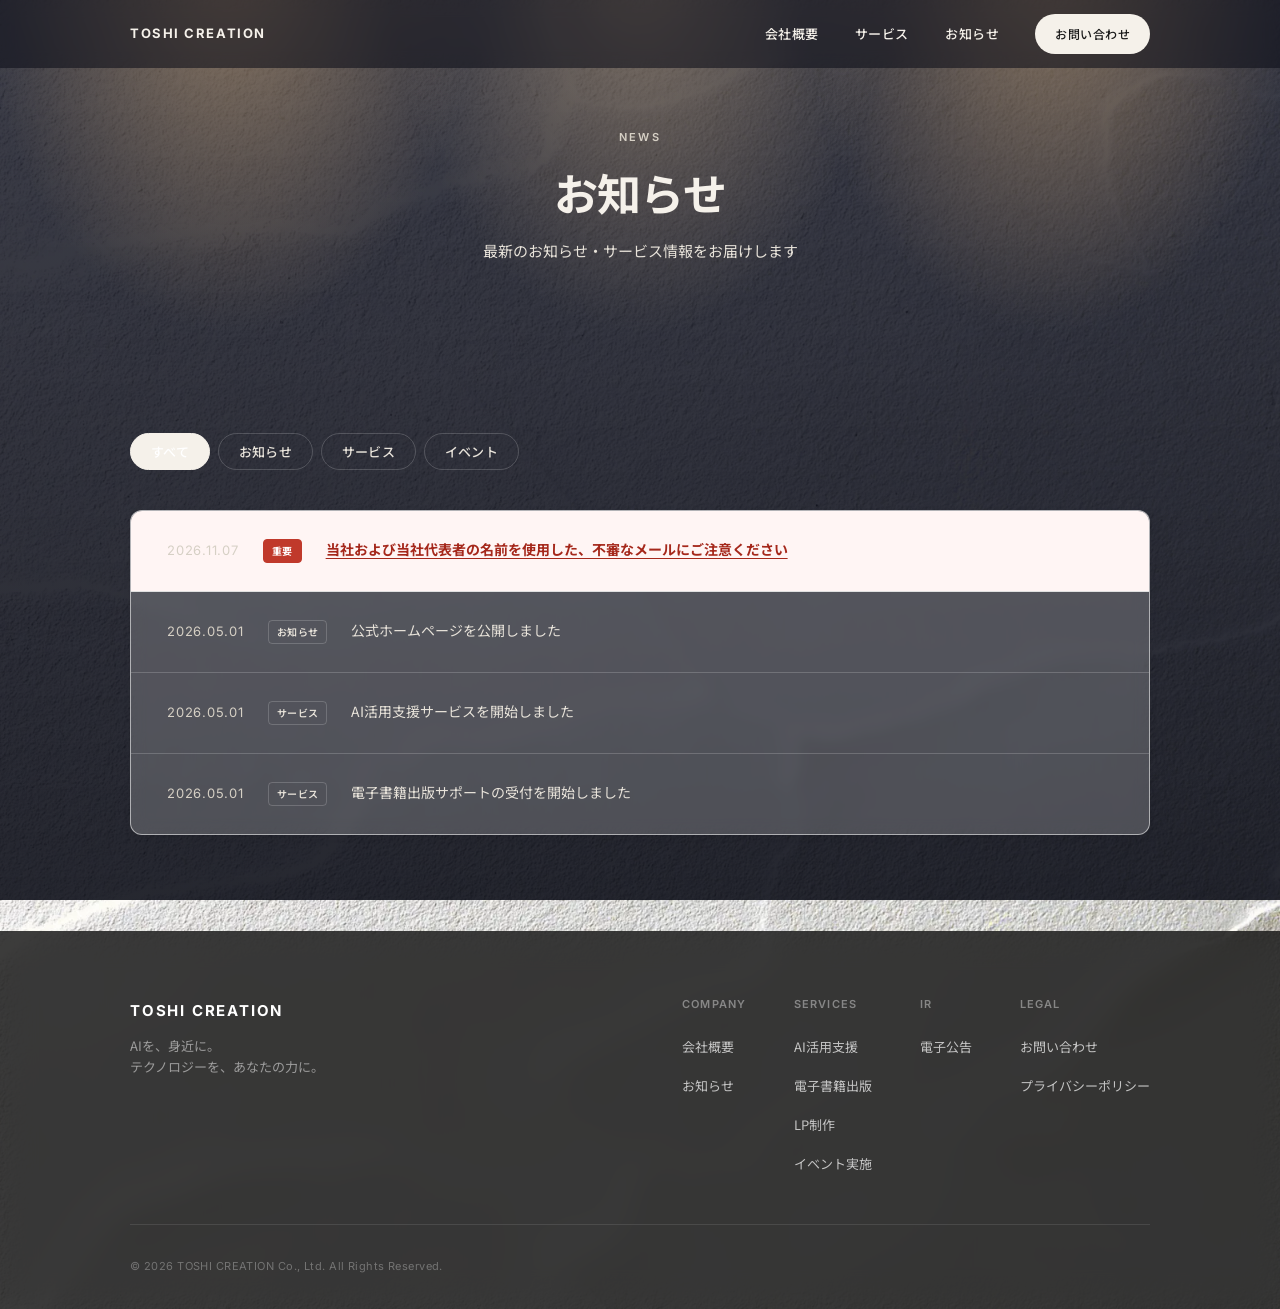
<file: news.html>
<!DOCTYPE html>
<html lang="ja">
<head>
  <meta charset="UTF-8">
  <meta name="viewport" content="width=device-width, initial-scale=1.0">
  <title>お知らせ | TOSHI CREATION株式会社</title>
  <meta name="description" content="TOSHI CREATION株式会社からのお知らせ・最新情報をお届けします。">
  <link rel="stylesheet" href="style.css">
  <link rel="stylesheet" href="time-bg.css">
  <link rel="stylesheet" href="header-band.css">
  <link rel="stylesheet" href="glass.css">
  <link rel="preconnect" href="https://fonts.googleapis.com">
  <link rel="preconnect" href="https://fonts.gstatic.com" crossorigin>
  <link href="https://fonts.googleapis.com/css2?family=Noto+Sans+JP:wght@400;500;600;700;800&family=Inter:wght@400;500;600;700;800&display=swap" rel="stylesheet">
</head>
<body>

  <!-- ヘッダー -->
  <header class="site-header">
    <div class="header-inner">
      <a href="index.html" class="site-logo">
        <span class="logo-text-en">TOSHI CREATION</span>
      </a>
      <nav class="site-nav" id="siteNav">
        <a href="about.html">会社概要</a>
        <a href="services.html">サービス</a>
        <a href="news.html" class="active">お知らせ</a>
        <a href="contact.html" class="nav-contact-btn">お問い合わせ</a>
      </nav>
      <button class="hamburger" id="hamburger" aria-label="メニューを開く">
        <span></span><span></span><span></span>
      </button>
    </div>
  </header>

  <main>

    <!-- ページヘッダー -->
    <div class="page-hero">
      <div class="container">
        <span class="page-hero-label">News</span>
        <h1 class="page-hero-title">お知らせ</h1>
        <p class="page-hero-desc">最新のお知らせ・サービス情報をお届けします</p>
      </div>
    </div>

    <!-- お知らせ一覧 -->
    <section>
      <div class="container">

        <!-- カテゴリフィルター（見た目のみ） -->
        <div style="display: flex; gap: 8px; margin-bottom: 40px; flex-wrap: wrap;">
          <button style="padding: 8px 20px; border-radius: 100px; border: 1.5px solid var(--color-black); background: var(--color-black); color: #fff; font-size: 13px; font-weight: 500; cursor: pointer; font-family: var(--font-ja); letter-spacing: 0.02em;">すべて</button>
          <button style="padding: 8px 20px; border-radius: 100px; border: 1.5px solid var(--color-border); background: transparent; color: var(--color-dark); font-size: 13px; font-weight: 500; cursor: pointer; font-family: var(--font-ja); letter-spacing: 0.02em; transition: all 0.2s;">お知らせ</button>
          <button style="padding: 8px 20px; border-radius: 100px; border: 1.5px solid var(--color-border); background: transparent; color: var(--color-dark); font-size: 13px; font-weight: 500; cursor: pointer; font-family: var(--font-ja); letter-spacing: 0.02em; transition: all 0.2s;">サービス</button>
          <button style="padding: 8px 20px; border-radius: 100px; border: 1.5px solid var(--color-border); background: transparent; color: var(--color-dark); font-size: 13px; font-weight: 500; cursor: pointer; font-family: var(--font-ja); letter-spacing: 0.02em; transition: all 0.2s;">イベント</button>
        </div>

        <div class="news-full-list">
          <div class="news-full-item news-full-item--important">
            <span class="news-date">2026.11.07</span>
            <span class="news-tag news-tag--important">重要</span>
            <a href="index.html#security-notice" class="news-title-link news-title-link--important">当社および当社代表者の名前を使用した、不審なメールにご注意ください</a>
          </div>
          <div class="news-full-item">
            <span class="news-date">2026.05.01</span>
            <span class="news-tag">お知らせ</span>
            <span class="news-title-link">公式ホームページを公開しました</span>
          </div>
          <div class="news-full-item">
            <span class="news-date">2026.05.01</span>
            <span class="news-tag">サービス</span>
            <span class="news-title-link">AI活用支援サービスを開始しました</span>
          </div>
          <div class="news-full-item">
            <span class="news-date">2026.05.01</span>
            <span class="news-tag">サービス</span>
            <span class="news-title-link">電子書籍出版サポートの受付を開始しました</span>
          </div>
        </div>


      </div>
    </section>


  </main>

  <!-- フッター -->
  <footer class="site-footer">
    <div class="footer-inner">
      <div class="footer-top">
        <div>
          <span class="footer-logo-text-en">TOSHI CREATION</span>
          <p class="footer-tagline">AIを、身近に。<br>テクノロジーを、あなたの力に。</p>
        </div>
        <nav class="footer-nav">
          <div class="footer-nav-col">
            <h4>Company</h4>
            <ul>
              <li><a href="about.html">会社概要</a></li>
              <li><a href="news.html">お知らせ</a></li>
            </ul>
          </div>
          <div class="footer-nav-col">
            <h4>Services</h4>
            <ul>
              <li><a href="services.html#ai">AI活用支援</a></li>
              <li><a href="services.html#ebook">電子書籍出版</a></li>
              <li><a href="services.html#lp">LP制作</a></li>
              <li><a href="services.html#event">イベント実施</a></li>
            </ul>
          </div>
          <div class="footer-nav-col">
            <h4>IR</h4>
            <ul>
              <li><a href="denshi-kokoku.html">電子公告</a></li>
            </ul>
          </div>
          <div class="footer-nav-col">
            <h4>Legal</h4>
            <ul>
              <li><a href="contact.html">お問い合わせ</a></li>
              <li><a href="privacy.html">プライバシーポリシー</a></li>
            </ul>
          </div>
        </nav>
      </div>
      <div class="footer-bottom">
        <p class="footer-copy">&copy; 2026 TOSHI CREATION Co., Ltd. All Rights Reserved.</p>
      </div>
    </div>
  </footer>

  <script>
    const hamburger = document.getElementById('hamburger');
    const siteNav = document.getElementById('siteNav');
    hamburger.addEventListener('click', (e) => { e.stopPropagation(); siteNav.classList.toggle('is-open'); });
    siteNav.querySelectorAll('a').forEach(link => { link.addEventListener('click', () => { siteNav.classList.remove('is-open'); }); });
    document.addEventListener('click', (e) => { if (!siteNav.contains(e.target) && !hamburger.contains(e.target)) { siteNav.classList.remove('is-open'); } });
    window.addEventListener('scroll', () => {
      document.querySelector('.site-header').style.boxShadow = window.scrollY > 20 ? '0 2px 16px rgba(0,0,0,0.08)' : 'none';
    });
  </script>
  <script src="time-bg.js"></script>
</body>
</html>
</file>
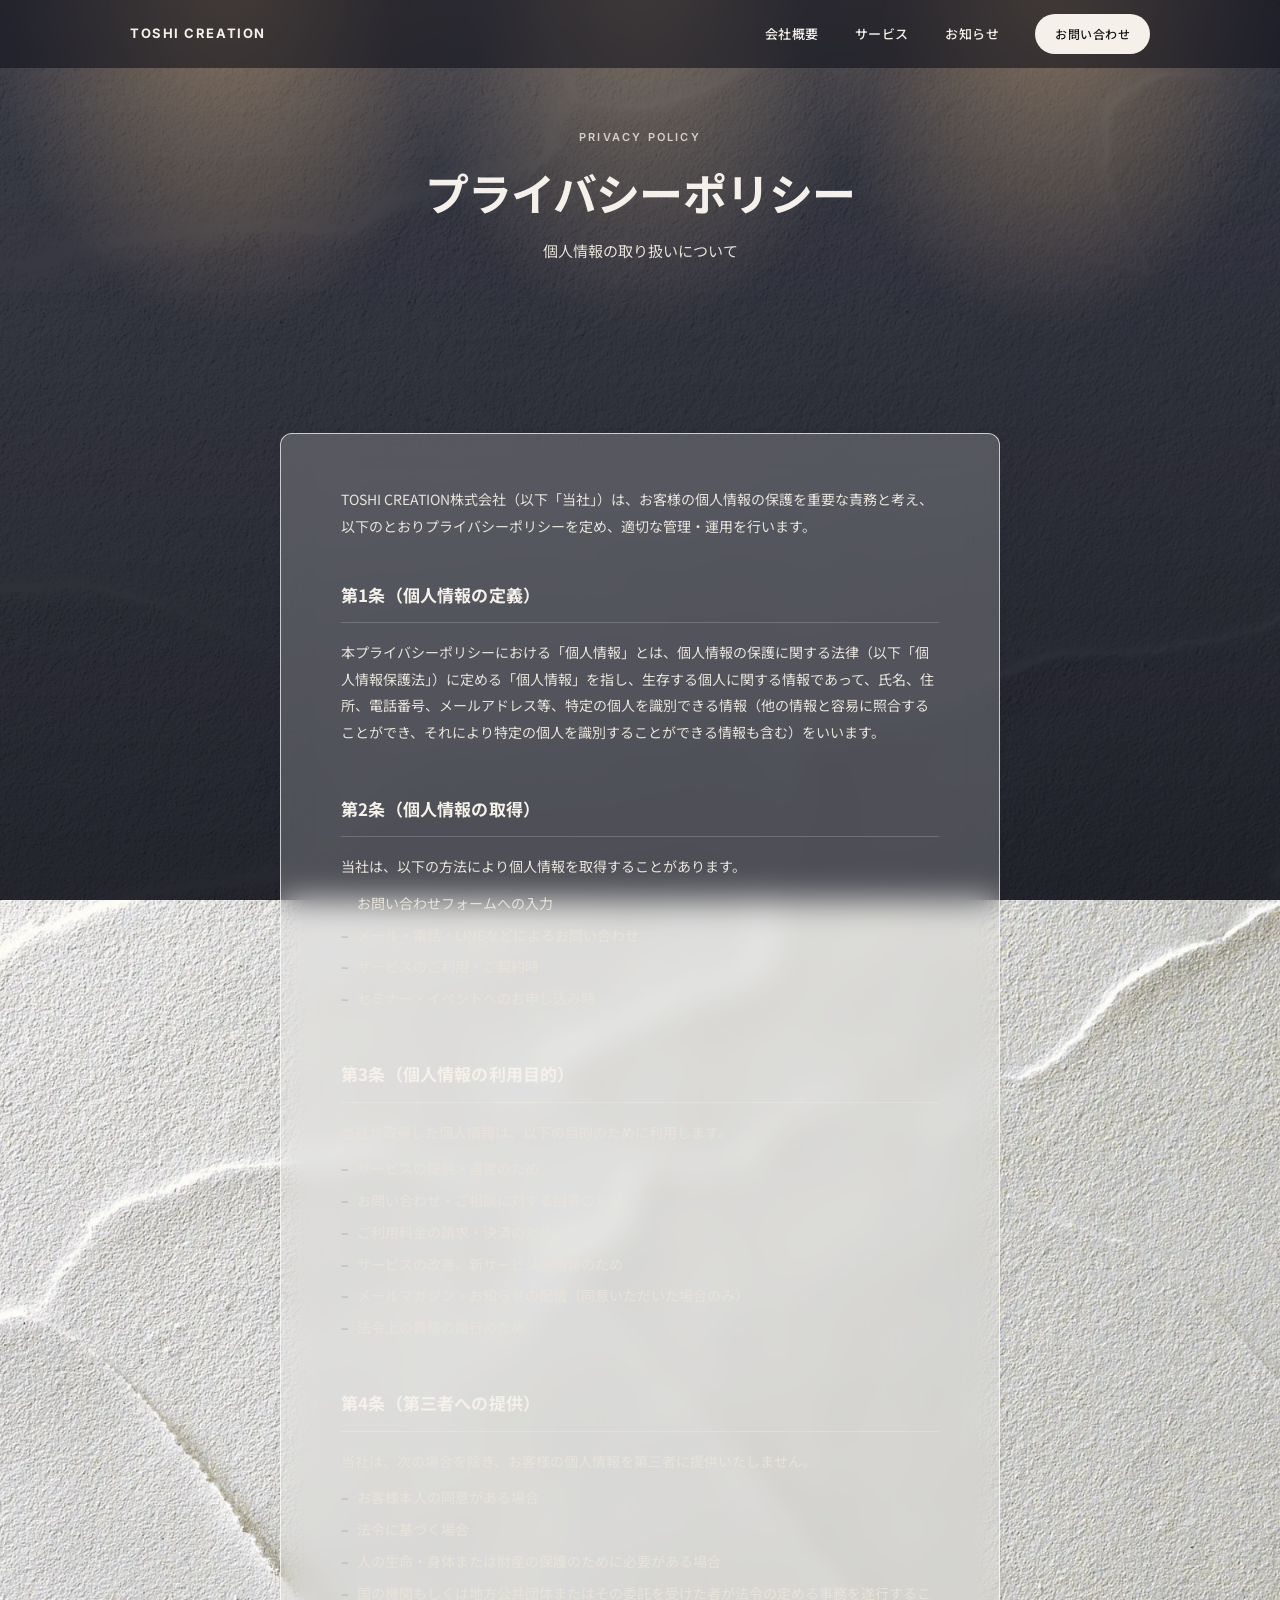
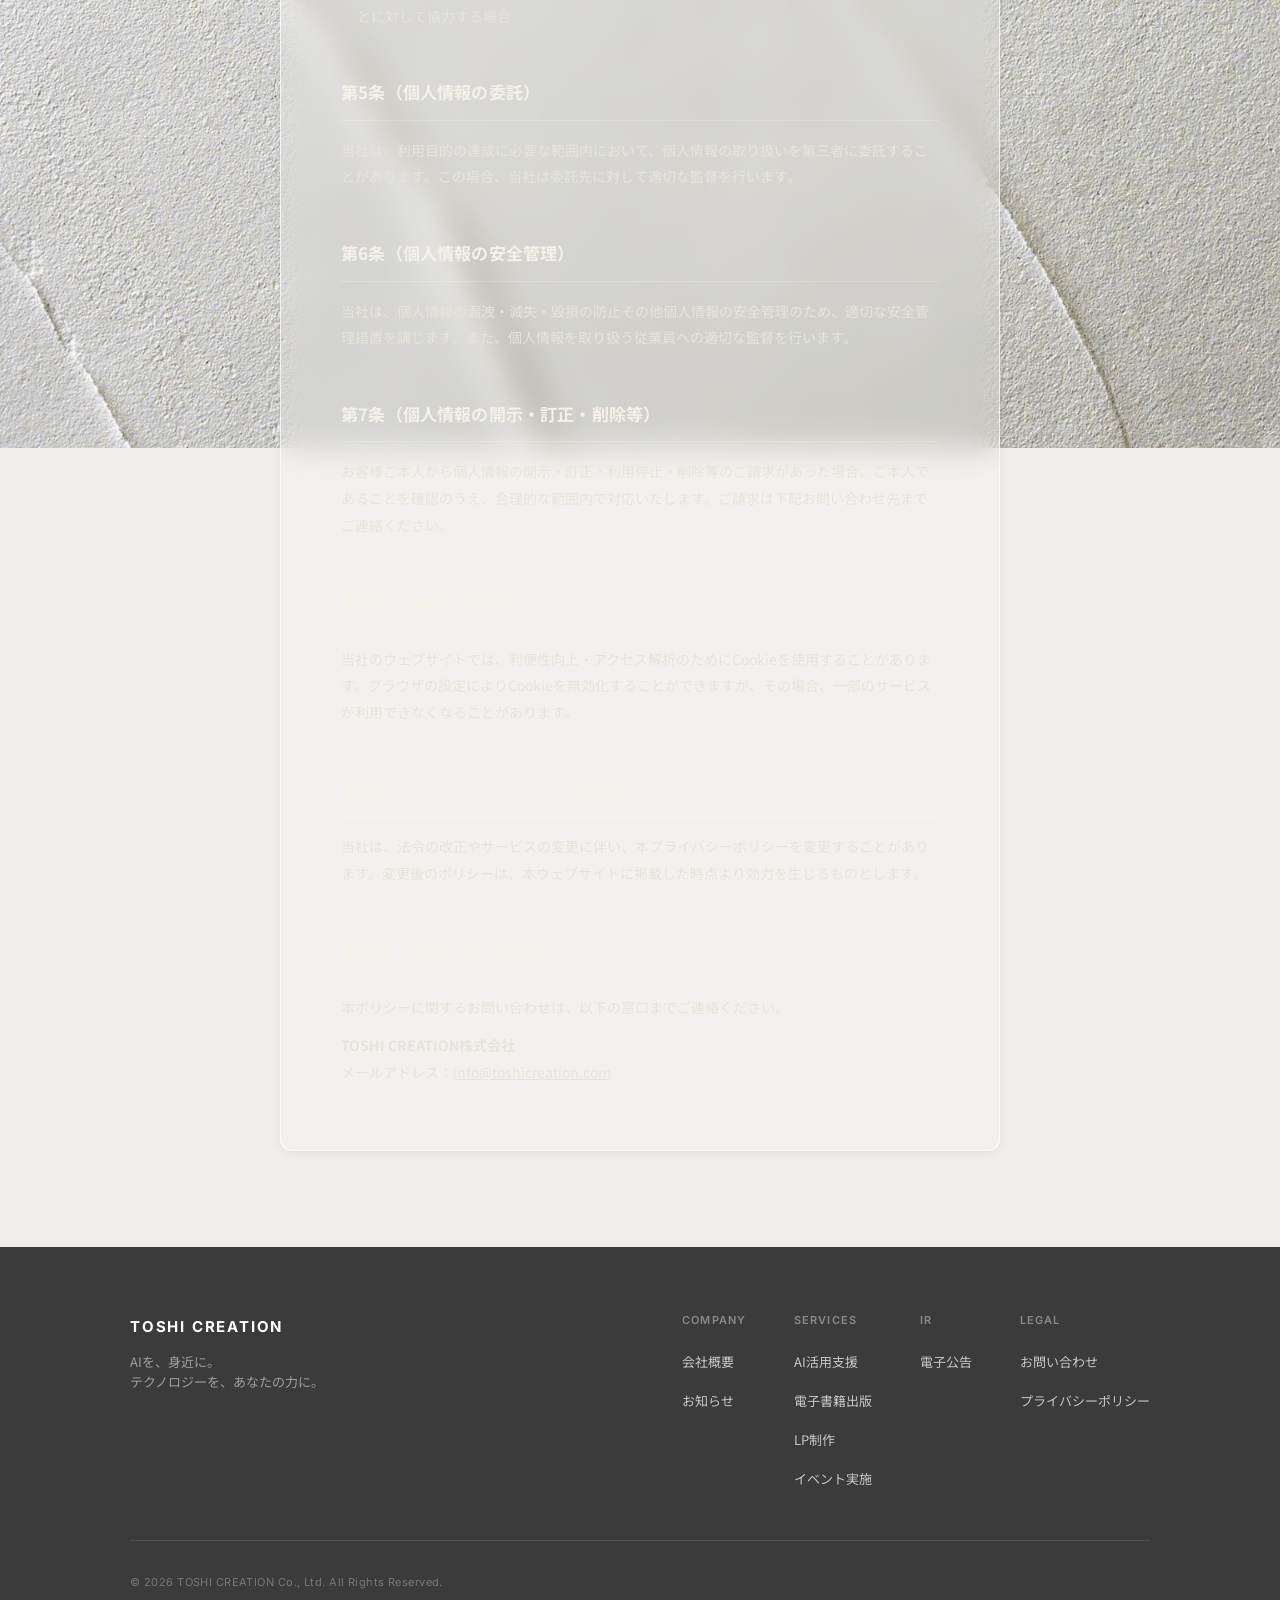
<file: privacy.html>
<!DOCTYPE html>
<html lang="ja">
<head>
  <meta charset="UTF-8">
  <meta name="viewport" content="width=device-width, initial-scale=1.0">
  <title>プライバシーポリシー | TOSHI CREATION株式会社</title>
  <meta name="description" content="TOSHI CREATION株式会社のプライバシーポリシーについてご説明します。">
  <link rel="stylesheet" href="style.css">
  <link rel="stylesheet" href="time-bg.css">
  <link rel="stylesheet" href="header-band.css">
  <link rel="stylesheet" href="glass.css">
  <link rel="preconnect" href="https://fonts.googleapis.com">
  <link rel="preconnect" href="https://fonts.gstatic.com" crossorigin>
  <link href="https://fonts.googleapis.com/css2?family=Noto+Sans+JP:wght@400;500;600;700;800&family=Inter:wght@400;500;600;700;800&display=swap" rel="stylesheet">
</head>
<body>

  <!-- ヘッダー -->
  <header class="site-header">
    <div class="header-inner">
      <a href="index.html" class="site-logo">
        <span class="logo-text-en">TOSHI CREATION</span>
      </a>
      <nav class="site-nav" id="siteNav">
        <a href="about.html">会社概要</a>
        <a href="services.html">サービス</a>
        <a href="news.html">お知らせ</a>
        <a href="contact.html" class="nav-contact-btn">お問い合わせ</a>
      </nav>
      <button class="hamburger" id="hamburger" aria-label="メニューを開く">
        <span></span><span></span><span></span>
      </button>
    </div>
  </header>

  <main>

    <!-- ページヘッダー -->
    <div class="page-hero">
      <div class="container">
        <span class="page-hero-label">Privacy Policy</span>
        <h1 class="page-hero-title">プライバシーポリシー</h1>
        <p class="page-hero-desc">個人情報の取り扱いについて</p>
      </div>
    </div>

    <!-- プライバシーポリシー本文 -->
    <section>
      <div class="container" style="max-width: 800px;">
        <div class="privacy-content">

          <p style="font-size: 14px; color: var(--color-dark); line-height: 1.9; margin-bottom: 40px;">
            TOSHI CREATION株式会社（以下「当社」）は、お客様の個人情報の保護を重要な責務と考え、以下のとおりプライバシーポリシーを定め、適切な管理・運用を行います。
          </p>

          <div class="privacy-section">
            <h2>第1条（個人情報の定義）</h2>
            <p>
              本プライバシーポリシーにおける「個人情報」とは、個人情報の保護に関する法律（以下「個人情報保護法」）に定める「個人情報」を指し、生存する個人に関する情報であって、氏名、住所、電話番号、メールアドレス等、特定の個人を識別できる情報（他の情報と容易に照合することができ、それにより特定の個人を識別することができる情報も含む）をいいます。
            </p>
          </div>

          <div class="privacy-section">
            <h2>第2条（個人情報の取得）</h2>
            <p>当社は、以下の方法により個人情報を取得することがあります。</p>
            <ul>
              <li>お問い合わせフォームへの入力</li>
              <li>メール・電話・LINEなどによるお問い合わせ</li>
              <li>サービスのご利用・ご契約時</li>
              <li>セミナー・イベントへのお申し込み時</li>
            </ul>
          </div>

          <div class="privacy-section">
            <h2>第3条（個人情報の利用目的）</h2>
            <p>当社が取得した個人情報は、以下の目的のために利用します。</p>
            <ul>
              <li>サービスの提供・運営のため</li>
              <li>お問い合わせ・ご相談に対する回答のため</li>
              <li>ご利用料金の請求・決済のため</li>
              <li>サービスの改善、新サービスの開発のため</li>
              <li>メールマガジン・お知らせの配信（同意いただいた場合のみ）</li>
              <li>法令上の義務の履行のため</li>
            </ul>
          </div>

          <div class="privacy-section">
            <h2>第4条（第三者への提供）</h2>
            <p>
              当社は、次の場合を除き、お客様の個人情報を第三者に提供いたしません。
            </p>
            <ul>
              <li>お客様本人の同意がある場合</li>
              <li>法令に基づく場合</li>
              <li>人の生命・身体または財産の保護のために必要がある場合</li>
              <li>国の機関もしくは地方公共団体またはその委託を受けた者が法令の定める事務を遂行することに対して協力する場合</li>
            </ul>
          </div>

          <div class="privacy-section">
            <h2>第5条（個人情報の委託）</h2>
            <p>
              当社は、利用目的の達成に必要な範囲内において、個人情報の取り扱いを第三者に委託することがあります。この場合、当社は委託先に対して適切な監督を行います。
            </p>
          </div>

          <div class="privacy-section">
            <h2>第6条（個人情報の安全管理）</h2>
            <p>
              当社は、個人情報の漏洩・滅失・毀損の防止その他個人情報の安全管理のため、適切な安全管理措置を講じます。また、個人情報を取り扱う従業員への適切な監督を行います。
            </p>
          </div>

          <div class="privacy-section">
            <h2>第7条（個人情報の開示・訂正・削除等）</h2>
            <p>
              お客様ご本人から個人情報の開示・訂正・利用停止・削除等のご請求があった場合、ご本人であることを確認のうえ、合理的な範囲内で対応いたします。ご請求は下記お問い合わせ先までご連絡ください。
            </p>
          </div>

          <div class="privacy-section">
            <h2>第8条（Cookieの使用）</h2>
            <p>
              当社のウェブサイトでは、利便性向上・アクセス解析のためにCookieを使用することがあります。ブラウザの設定によりCookieを無効化することができますが、その場合、一部のサービスが利用できなくなることがあります。
            </p>
          </div>

          <div class="privacy-section">
            <h2>第9条（プライバシーポリシーの変更）</h2>
            <p>
              当社は、法令の改正やサービスの変更に伴い、本プライバシーポリシーを変更することがあります。変更後のポリシーは、本ウェブサイトに掲載した時点より効力を生じるものとします。
            </p>
          </div>

          <div class="privacy-section">
            <h2>第10条（お問い合わせ窓口）</h2>
            <p>
              本ポリシーに関するお問い合わせは、以下の窓口までご連絡ください。
            </p>
            <p>
              <strong>TOSHI CREATION株式会社</strong><br>
              メールアドレス：<a href="mailto:info@toshicreation.com" style="color: var(--color-dark); text-decoration: underline;">info@toshicreation.com</a>
            </p>
          </div>


        </div>
      </div>
    </section>

  </main>

  <!-- フッター -->
  <footer class="site-footer">
    <div class="footer-inner">
      <div class="footer-top">
        <div>
          <span class="footer-logo-text-en">TOSHI CREATION</span>
          <p class="footer-tagline">AIを、身近に。<br>テクノロジーを、あなたの力に。</p>
        </div>
        <nav class="footer-nav">
          <div class="footer-nav-col">
            <h4>Company</h4>
            <ul>
              <li><a href="about.html">会社概要</a></li>
              <li><a href="news.html">お知らせ</a></li>
            </ul>
          </div>
          <div class="footer-nav-col">
            <h4>Services</h4>
            <ul>
              <li><a href="services.html#ai">AI活用支援</a></li>
              <li><a href="services.html#ebook">電子書籍出版</a></li>
              <li><a href="services.html#lp">LP制作</a></li>
              <li><a href="services.html#event">イベント実施</a></li>
            </ul>
          </div>
          <div class="footer-nav-col">
            <h4>IR</h4>
            <ul>
              <li><a href="denshi-kokoku.html">電子公告</a></li>
            </ul>
          </div>
          <div class="footer-nav-col">
            <h4>Legal</h4>
            <ul>
              <li><a href="contact.html">お問い合わせ</a></li>
              <li><a href="privacy.html">プライバシーポリシー</a></li>
            </ul>
          </div>
        </nav>
      </div>
      <div class="footer-bottom">
        <p class="footer-copy">&copy; 2026 TOSHI CREATION Co., Ltd. All Rights Reserved.</p>
      </div>
    </div>
  </footer>

  <script>
    const hamburger = document.getElementById('hamburger');
    const siteNav = document.getElementById('siteNav');
    hamburger.addEventListener('click', (e) => { e.stopPropagation(); siteNav.classList.toggle('is-open'); });
    siteNav.querySelectorAll('a').forEach(link => { link.addEventListener('click', () => { siteNav.classList.remove('is-open'); }); });
    document.addEventListener('click', (e) => { if (!siteNav.contains(e.target) && !hamburger.contains(e.target)) { siteNav.classList.remove('is-open'); } });
    window.addEventListener('scroll', () => {
      document.querySelector('.site-header').style.boxShadow = window.scrollY > 20 ? '0 2px 16px rgba(0,0,0,0.08)' : 'none';
    });
  </script>
  <script src="time-bg.js"></script>
</body>
</html>
</file>
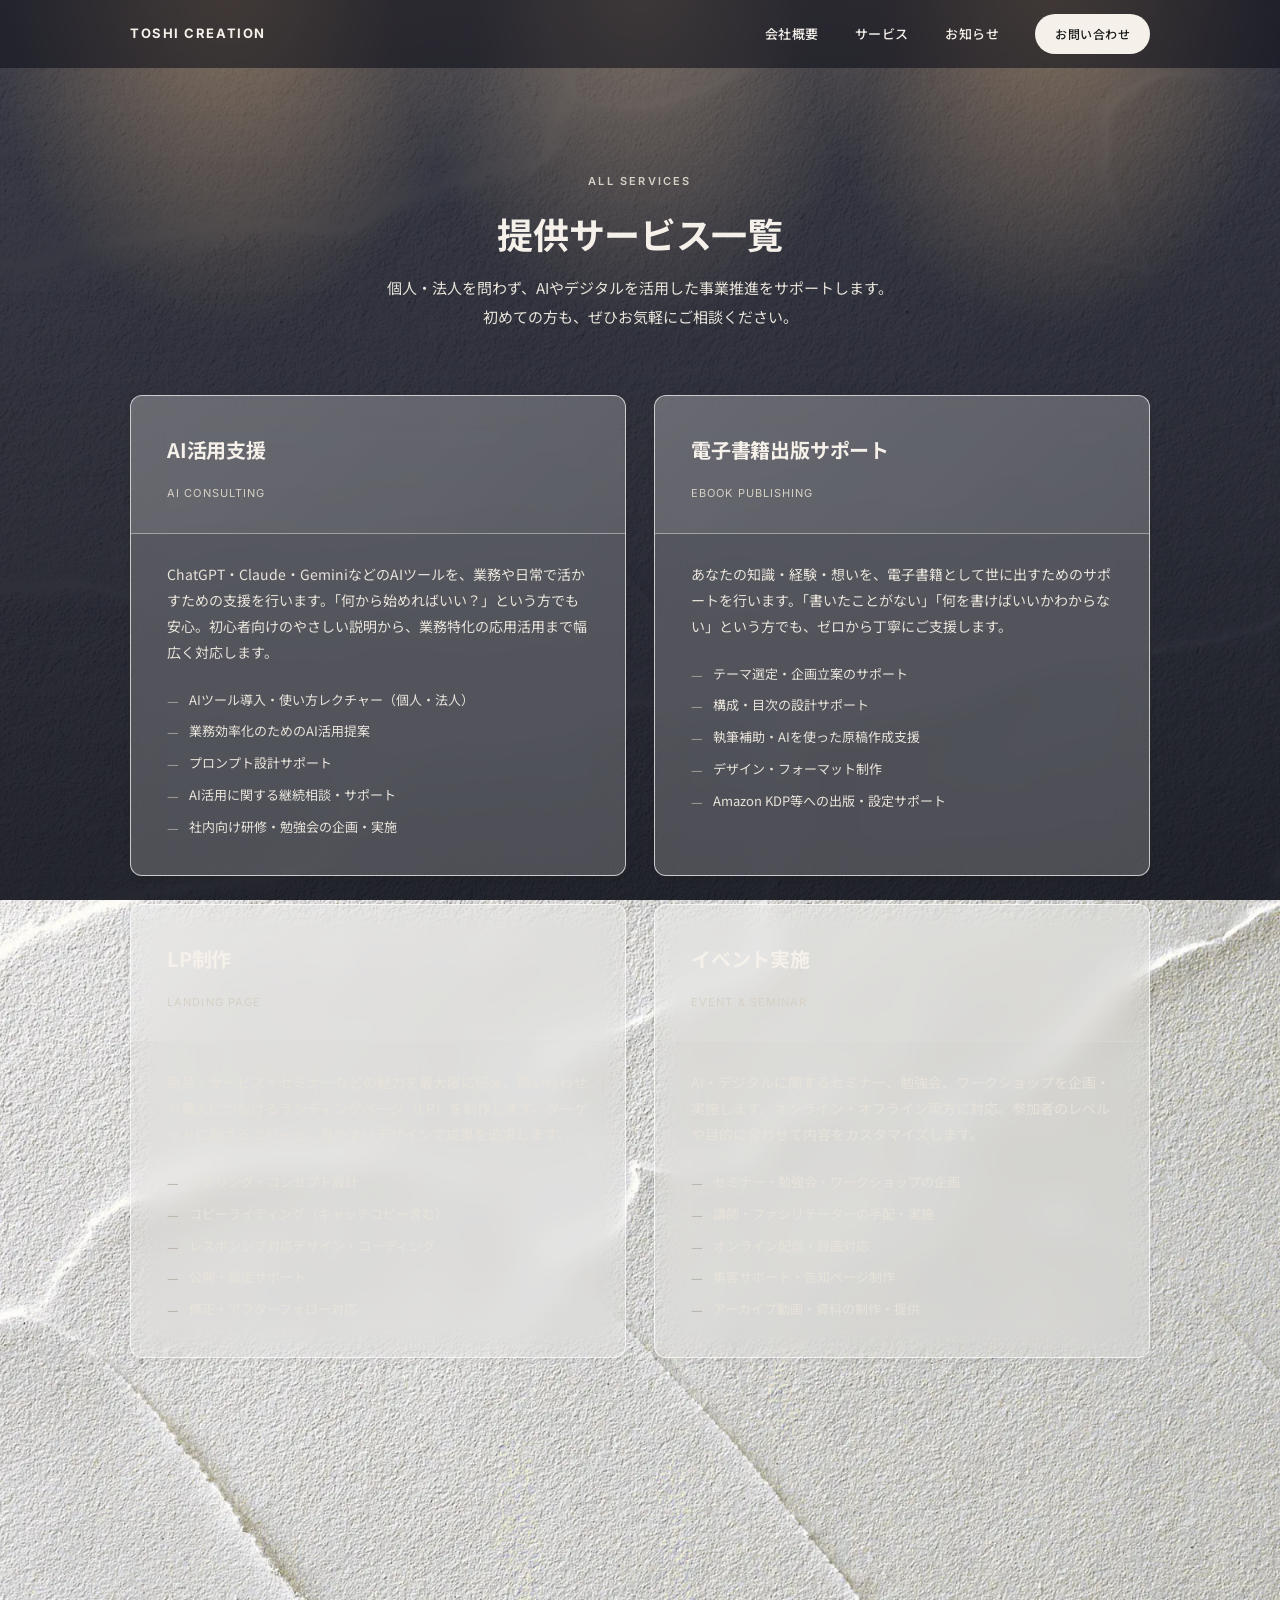
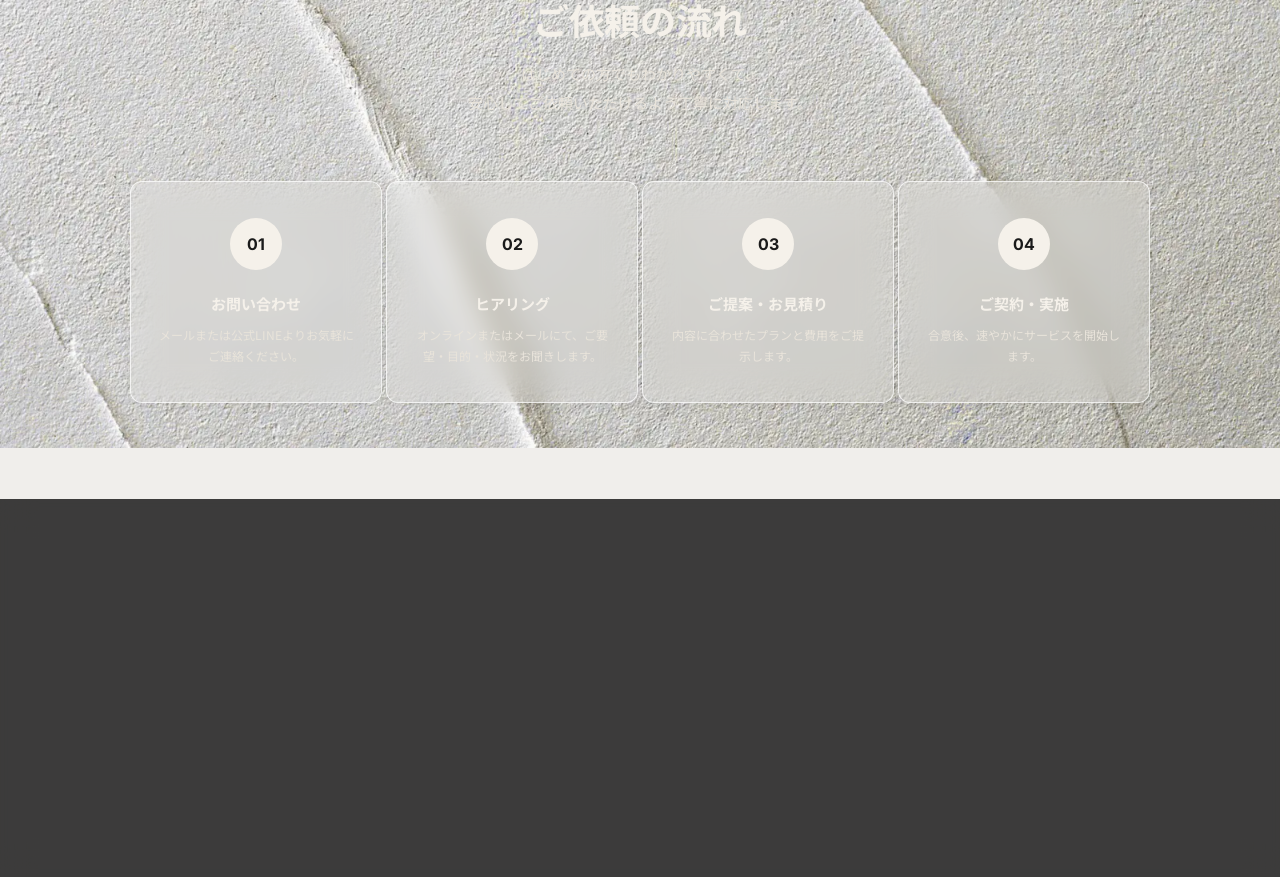
<file: services.html>
<!DOCTYPE html>
<html lang="ja">
<head>
  <meta charset="UTF-8">
  <meta name="viewport" content="width=device-width, initial-scale=1.0">
  <title>サービス紹介 | TOSHI CREATION株式会社</title>
  <meta name="description" content="AI活用支援・電子書籍出版サポート・LP制作・イベント実施など、TOSHI CREATIONのサービス一覧をご紹介します。">
  <link rel="stylesheet" href="style.css">
  <link rel="stylesheet" href="time-bg.css">
  <link rel="stylesheet" href="header-band.css">
  <link rel="stylesheet" href="glass.css">
  <link rel="preconnect" href="https://fonts.googleapis.com">
  <link rel="preconnect" href="https://fonts.gstatic.com" crossorigin>
  <link href="https://fonts.googleapis.com/css2?family=Noto+Sans+JP:wght@400;500;600;700;800&family=Inter:wght@400;500;600;700;800&display=swap" rel="stylesheet">
</head>
<body>

  <!-- ヘッダー -->
  <header class="site-header">
    <div class="header-inner">
      <a href="index.html" class="site-logo">
        <span class="logo-text-en">TOSHI CREATION</span>
      </a>
      <nav class="site-nav" id="siteNav">
        <a href="about.html">会社概要</a>
        <a href="services.html" class="active">サービス</a>
        <a href="news.html">お知らせ</a>
        <a href="contact.html" class="nav-contact-btn">お問い合わせ</a>
      </nav>
      <button class="hamburger" id="hamburger" aria-label="メニューを開く">
        <span></span><span></span><span></span>
      </button>
    </div>
  </header>

  <main>

    <!-- サービス概要 -->
    <section style="padding-top: 164px;">
      <div class="container">
        <div class="section-header">
          <span class="section-label">All Services</span>
          <h2 class="section-title">提供サービス一覧</h2>
          <p class="section-desc">個人・法人を問わず、AIやデジタルを活用した事業推進をサポートします。<br>初めての方も、ぜひお気軽にご相談ください。</p>
        </div>

        <div class="services-full-grid">

          <!-- AI活用支援 -->
          <div class="service-full-card" id="ai">
            <div class="service-card-header">
              <h3 class="service-full-title">AI活用支援</h3>
              <span class="service-full-tag">AI Consulting</span>
            </div>
            <div class="service-card-body">
              <p class="service-full-desc">ChatGPT・Claude・GeminiなどのAIツールを、業務や日常で活かすための支援を行います。「何から始めればいい？」という方でも安心。初心者向けのやさしい説明から、業務特化の応用活用まで幅広く対応します。</p>
              <ul class="service-points">
                <li>AIツール導入・使い方レクチャー（個人・法人）</li>
                <li>業務効率化のためのAI活用提案</li>
                <li>プロンプト設計サポート</li>
                <li>AI活用に関する継続相談・サポート</li>
                <li>社内向け研修・勉強会の企画・実施</li>
              </ul>
            </div>
          </div>

          <!-- 電子書籍出版サポート -->
          <div class="service-full-card" id="ebook">
            <div class="service-card-header">
              <h3 class="service-full-title">電子書籍出版サポート</h3>
              <span class="service-full-tag">eBook Publishing</span>
            </div>
            <div class="service-card-body">
              <p class="service-full-desc">あなたの知識・経験・想いを、電子書籍として世に出すためのサポートを行います。「書いたことがない」「何を書けばいいかわからない」という方でも、ゼロから丁寧にご支援します。</p>
              <ul class="service-points">
                <li>テーマ選定・企画立案のサポート</li>
                <li>構成・目次の設計サポート</li>
                <li>執筆補助・AIを使った原稿作成支援</li>
                <li>デザイン・フォーマット制作</li>
                <li>Amazon KDP等への出版・設定サポート</li>
              </ul>
            </div>
          </div>

          <!-- LP制作 -->
          <div class="service-full-card" id="lp">
            <div class="service-card-header">
              <h3 class="service-full-title">LP制作</h3>
              <span class="service-full-tag">Landing Page</span>
            </div>
            <div class="service-card-body">
              <p class="service-full-desc">商品・サービス・セミナーなどの魅力を最大限に伝え、問い合わせや購入につなげるランディングページ（LP）を制作します。ターゲットに刺さるコピーと、見やすいデザインで成果を追求します。</p>
              <ul class="service-points">
                <li>ヒアリング・コンセプト設計</li>
                <li>コピーライティング（キャッチコピー含む）</li>
                <li>レスポンシブ対応デザイン・コーディング</li>
                <li>公開・設定サポート</li>
                <li>修正・アフターフォロー対応</li>
              </ul>
            </div>
          </div>

          <!-- イベント実施 -->
          <div class="service-full-card" id="event">
            <div class="service-card-header">
              <h3 class="service-full-title">イベント実施</h3>
              <span class="service-full-tag">Event & Seminar</span>
            </div>
            <div class="service-card-body">
              <p class="service-full-desc">AI・デジタルに関するセミナー、勉強会、ワークショップを企画・実施します。オンライン・オフライン両方に対応。参加者のレベルや目的に合わせて内容をカスタマイズします。</p>
              <ul class="service-points">
                <li>セミナー・勉強会・ワークショップの企画</li>
                <li>講師・ファシリテーターの手配・実施</li>
                <li>オンライン配信・録画対応</li>
                <li>集客サポート・告知ページ制作</li>
                <li>アーカイブ動画・資料の制作・提供</li>
              </ul>
            </div>
          </div>

        </div>
      </div>
    </section>

    <!-- 料金・進め方 -->
    <section>
      <div class="container">
        <div class="section-header">
          <span class="section-label">Flow</span>
          <h2 class="section-title">ご依頼の流れ</h2>
          <p class="section-desc">はじめての方でもわかりやすくて、<br>安心してご依頼いただけるよう丁寧に対応します。</p>
        </div>
        <div class="flow-grid">
          <div class="flow-connector"></div>
          <div class="flow-item">
            <div class="flow-num">01</div>
            <div class="flow-item-body">
              <h4 class="flow-title">お問い合わせ</h4>
              <p class="flow-desc">メールまたは公式LINEよりお気軽にご連絡ください。</p>
            </div>
          </div>
          <div class="flow-item">
            <div class="flow-num">02</div>
            <div class="flow-item-body">
              <h4 class="flow-title">ヒアリング</h4>
              <p class="flow-desc">オンラインまたはメールにて、ご要望・目的・状況をお聞きします。</p>
            </div>
          </div>
          <div class="flow-item">
            <div class="flow-num">03</div>
            <div class="flow-item-body">
              <h4 class="flow-title">ご提案・お見積り</h4>
              <p class="flow-desc">内容に合わせたプランと費用をご提示します。</p>
            </div>
          </div>
          <div class="flow-item">
            <div class="flow-num">04</div>
            <div class="flow-item-body">
              <h4 class="flow-title">ご契約・実施</h4>
              <p class="flow-desc">合意後、速やかにサービスを開始します。</p>
            </div>
          </div>
        </div>
      </div>
    </section>


  </main>

  <!-- フッター -->
  <footer class="site-footer">
    <div class="footer-inner">
      <div class="footer-top">
        <div>
          <span class="footer-logo-text-en">TOSHI CREATION</span>
          <p class="footer-tagline">AIを、身近に。<br>テクノロジーを、あなたの力に。</p>
        </div>
        <nav class="footer-nav">
          <div class="footer-nav-col">
            <h4>Company</h4>
            <ul>
              <li><a href="about.html">会社概要</a></li>
              <li><a href="news.html">お知らせ</a></li>
            </ul>
          </div>
          <div class="footer-nav-col">
            <h4>Services</h4>
            <ul>
              <li><a href="services.html#ai">AI活用支援</a></li>
              <li><a href="services.html#ebook">電子書籍出版</a></li>
              <li><a href="services.html#lp">LP制作</a></li>
              <li><a href="services.html#event">イベント実施</a></li>
            </ul>
          </div>
          <div class="footer-nav-col">
            <h4>IR</h4>
            <ul>
              <li><a href="denshi-kokoku.html">電子公告</a></li>
            </ul>
          </div>
          <div class="footer-nav-col">
            <h4>Legal</h4>
            <ul>
              <li><a href="contact.html">お問い合わせ</a></li>
              <li><a href="privacy.html">プライバシーポリシー</a></li>
            </ul>
          </div>
        </nav>
      </div>
      <div class="footer-bottom">
        <p class="footer-copy">&copy; 2026 TOSHI CREATION Co., Ltd. All Rights Reserved.</p>
      </div>
    </div>
  </footer>

  <script>
    const hamburger = document.getElementById('hamburger');
    const siteNav = document.getElementById('siteNav');
    hamburger.addEventListener('click', (e) => { e.stopPropagation(); siteNav.classList.toggle('is-open'); });
    siteNav.querySelectorAll('a').forEach(link => { link.addEventListener('click', () => { siteNav.classList.remove('is-open'); }); });
    document.addEventListener('click', (e) => { if (!siteNav.contains(e.target) && !hamburger.contains(e.target)) { siteNav.classList.remove('is-open'); } });
    window.addEventListener('scroll', () => {
      document.querySelector('.site-header').style.boxShadow = window.scrollY > 20 ? '0 2px 16px rgba(0,0,0,0.08)' : 'none';
    });
  </script>
  <script src="time-bg.js"></script>
</body>
</html>
</file>
<file: style.css>
/* ===========================
   TOSHI CREATION 共通スタイル
   =========================== */

/* リセット・基本設定 */
*, *::before, *::after {
  box-sizing: border-box;
  margin: 0;
  padding: 0;
}

:root {
  --color-bg: #fafafa;
  --color-bg-white: #ffffff;
  --color-bg-light: #f4f4f4;
  --color-black: #1a1a1a;
  --color-dark: #333333;
  --color-mid: #666666;
  --color-light: #999999;
  --color-border: #e0e0e0;
  --color-accent: #2d2d2d;
  --color-accent-light: #4a4a4a;
  --shadow-sm: 0 2px 8px rgba(0,0,0,0.06);
  --shadow-md: 0 4px 16px rgba(0,0,0,0.08);
  --shadow-lg: 0 8px 32px rgba(0,0,0,0.10);
  --radius-sm: 6px;
  --radius-md: 12px;
  --radius-lg: 20px;
  --font-ja: 'Noto Sans JP', 'Hiragino Kaku Gothic ProN', 'Meiryo', sans-serif;
  --font-en: 'Inter', 'Helvetica Neue', Arial, sans-serif;
  --transition: 0.3s ease;
  --max-width: 1100px;
}

html {
  scroll-behavior: smooth;
}

body {
  font-family: var(--font-ja);
  background-color: #f0eeeb;
  background-image: url("images/sikkuikabe.webp");
  background-size: cover;
  background-position: center top;
  background-attachment: fixed;
  background-repeat: no-repeat;
  color: var(--color-dark);
  line-height: 1.8;
  font-size: 16px;
  -webkit-font-smoothing: antialiased;
}

a {
  color: inherit;
  text-decoration: none;
  transition: opacity var(--transition);
}

a:hover {
  opacity: 0.7;
}

img {
  max-width: 100%;
  height: auto;
}

/* ===========================
   レイアウト
   =========================== */

.container {
  max-width: var(--max-width);
  margin: 0 auto;
  padding: 0 40px;
}

section {
  padding: 96px 0;
}

/* ===========================
   ヘッダー・ナビゲーション
   =========================== */

.site-header {
  position: fixed;
  top: 0;
  left: 0;
  right: 0;
  z-index: 100;
  background: transparent;
  border-bottom: none;
}

.header-inner {
  max-width: var(--max-width);
  margin: 0 auto;
  padding: 0 40px;
  height: 68px;
  display: flex;
  align-items: center;
  justify-content: space-between;
}

.site-logo {
  display: flex;
  align-items: center;
  gap: 12px;
}

.logo-mark {
  width: 36px;
  height: 36px;
  background: linear-gradient(135deg, #1a1a1a 0%, #4a4a4a 100%);
  border-radius: var(--radius-sm);
  display: flex;
  align-items: center;
  justify-content: center;
  color: #fff;
  font-size: 13px;
  font-family: var(--font-en);
  font-weight: 700;
  letter-spacing: 0.02em;
  flex-shrink: 0;
}

.logo-img {
  height: 38px;
  width: auto;
  display: block;
}

.logo-text {
  display: flex;
  flex-direction: column;
  line-height: 1.2;
}

.logo-text-en {
  font-family: var(--font-en);
  font-size: 13px;
  font-weight: 700;
  letter-spacing: 0.12em;
  color: var(--color-black);
  text-transform: uppercase;
}

.logo-text-ja {
  font-size: 10px;
  color: var(--color-black);
  letter-spacing: 0.06em;
}

.site-nav {
  display: flex;
  align-items: center;
  gap: 36px;
}

.site-nav a {
  font-size: 13px;
  font-weight: 500;
  color: var(--color-black);
  letter-spacing: 0.04em;
  transition: color var(--transition);
}

.site-nav a.active {
  color: var(--color-black);
  opacity: 1;
}
@media (hover: hover) {
  .site-nav a:hover {
    color: var(--color-black);
    opacity: 1;
  }
}

.nav-contact-btn {
  background: var(--color-black) !important;
  color: #fff !important;
  padding: 9px 20px;
  border-radius: 100px;
  font-size: 12px !important;
  font-weight: 600;
  letter-spacing: 0.06em;
  transition: background var(--transition) !important;
}

@media (hover: hover) {
  .nav-contact-btn:hover {
    background: var(--color-accent-light) !important;
    opacity: 1 !important;
  }
}

/* ハンバーガーメニュー */
.hamburger {
  display: none;
  flex-direction: column;
  gap: 5px;
  cursor: pointer;
  padding: 4px;
  background: none;
  border: none;
}

.hamburger span {
  display: block;
  width: 22px;
  height: 1.5px;
  background: var(--color-black);
  transition: var(--transition);
}

/* ===========================
   フッター
   =========================== */

.site-footer {
  background: rgba(20, 20, 20, 0.82);
  backdrop-filter: blur(16px);
  -webkit-backdrop-filter: blur(16px);
  color: #fff;
  padding: 64px 0 32px;
}

.footer-inner {
  max-width: var(--max-width);
  margin: 0 auto;
  padding: 0 40px;
}

.footer-top {
  display: flex;
  justify-content: space-between;
  align-items: flex-start;
  gap: 48px;
  padding-bottom: 48px;
  border-bottom: 1px solid rgba(255,255,255,0.1);
  margin-bottom: 32px;
}

.footer-logo-text-en {
  font-family: var(--font-en);
  font-size: 15px;
  font-weight: 700;
  letter-spacing: 0.12em;
  color: #fff;
  text-transform: uppercase;
}

.footer-logo-text-ja {
  font-size: 10px;
  color: rgba(255,255,255,0.4);
  margin-top: 4px;
  letter-spacing: 0.06em;
}

.footer-logo-img {
  height: 28px;
  width: auto;
  display: block;
  margin-bottom: 12px;
  filter: brightness(0) invert(1);
  opacity: 0.85;
}

.footer-tagline {
  font-size: 13px;
  color: rgba(255,255,255,0.5);
  margin-top: 12px;
  line-height: 1.6;
}

.footer-nav {
  display: flex;
  gap: 48px;
}

.footer-nav-col h4 {
  font-size: 11px;
  font-weight: 600;
  letter-spacing: 0.1em;
  text-transform: uppercase;
  color: rgba(255,255,255,0.4);
  margin-bottom: 16px;
  font-family: var(--font-en);
}

.footer-nav-col ul {
  list-style: none;
  display: flex;
  flex-direction: column;
  gap: 10px;
}

.footer-nav-col a {
  font-size: 13px;
  color: rgba(255,255,255,0.7);
  transition: color var(--transition);
}

.footer-nav-col a:hover {
  color: #fff;
  opacity: 1;
}

.footer-bottom {
  display: flex;
  justify-content: space-between;
  align-items: center;
  gap: 16px;
}

.footer-copy {
  font-size: 11px;
  color: rgba(255,255,255,0.3);
  font-family: var(--font-en);
  letter-spacing: 0.04em;
}

/* ===========================
   共通コンポーネント
   =========================== */

/* セクション見出し */
.section-header {
  text-align: center;
  margin-bottom: 64px;
}

.section-label {
  display: inline-block;
  font-family: var(--font-en);
  font-size: 11px;
  font-weight: 600;
  letter-spacing: 0.2em;
  text-transform: uppercase;
  color: #444444;
  margin-bottom: 16px;
}

.section-title {
  font-size: clamp(26px, 3.5vw, 36px);
  font-weight: 700;
  color: var(--color-black);
  line-height: 1.4;
  letter-spacing: -0.01em;
}

.section-desc {
  margin-top: 16px;
  font-size: 15px;
  color: var(--color-dark);
  line-height: 1.9;
  max-width: 560px;
  margin-left: auto;
  margin-right: auto;
}

/* ボタン */
.btn {
  display: inline-flex;
  align-items: center;
  gap: 8px;
  padding: 14px 32px;
  border-radius: 100px;
  font-size: 14px;
  font-weight: 600;
  letter-spacing: 0.04em;
  cursor: pointer;
  transition: all var(--transition);
  border: none;
  outline: none;
}

.btn-primary {
  background: var(--color-black);
  color: #fff;
}

.btn-primary:hover {
  background: #333;
  opacity: 1;
  transform: translateY(-1px);
  box-shadow: var(--shadow-md);
}

.btn-outline {
  background: transparent;
  color: var(--color-black);
  border: 1.5px solid var(--color-black);
}

.btn-outline:hover {
  background: var(--color-black);
  color: #fff;
  opacity: 1;
  transform: translateY(-1px);
}

.btn-line {
  background: #06C755;
  color: #fff;
}

.btn-line:hover {
  background: #05b04c;
  opacity: 1;
  transform: translateY(-1px);
  box-shadow: var(--shadow-md);
}

/* カード */
.card {
  background: rgba(255, 255, 255, 0.2);
  backdrop-filter: blur(16px);
  -webkit-backdrop-filter: blur(16px);
  border: 1px solid rgba(255,255,255,0.7);
  border-radius: var(--radius-md);
  padding: 36px;
  box-shadow: var(--shadow-sm);
  transition: box-shadow var(--transition), transform var(--transition);
}

.card:hover {
  box-shadow: var(--shadow-md);
  transform: translateY(-2px);
}

/* ページヘッダー（各内ページ用） */
.page-hero {
  padding: 128px 0 72px;
  text-align: center;
  background: transparent;
}

.page-hero-label {
  font-family: var(--font-en);
  font-size: 11px;
  font-weight: 600;
  letter-spacing: 0.2em;
  text-transform: uppercase;
  color: #444444;
  display: block;
  margin-bottom: 16px;
}

.page-hero-title {
  font-size: clamp(30px, 4vw, 44px);
  font-weight: 700;
  color: var(--color-black);
  letter-spacing: -0.02em;
  line-height: 1.3;
}

.page-hero-desc {
  margin-top: 16px;
  font-size: 15px;
  color: var(--color-dark);
  line-height: 1.9;
}

/* ページコンテンツ共通 */
.page-content {
  padding: 80px 0 96px;
}

/* ===========================
   トップページ専用
   =========================== */

/* ヒーロー */
.hero {
  min-height: 100vh;
  display: flex;
  align-items: center;
  justify-content: center;
  background: transparent;
  position: relative;
  overflow: hidden;
  padding-top: 68px;
}

.hero-bg {
  position: absolute;
  inset: 0;
  background:
    radial-gradient(ellipse 90% 70% at 50% 60%, rgba(255,255,255,0.18) 0%, transparent 70%);
  pointer-events: none;
}

.hero-grid {
  position: absolute;
  inset: 0;
  background-image:
    linear-gradient(rgba(0,0,0,0.025) 1px, transparent 1px),
    linear-gradient(90deg, rgba(0,0,0,0.025) 1px, transparent 1px);
  background-size: 60px 60px;
  pointer-events: none;
  opacity: 0.4;
}

.hero-inner {
  position: relative;
  z-index: 1;
  max-width: 800px;
  margin: 0 auto;
  padding: 0 40px;
  display: flex;
  flex-direction: column;
  align-items: center;
  width: 100%;
}

.hero-content {
  padding: 100px 0 80px;
  text-align: center;
  width: 100%;
}

.hero-eyecatch {
  font-family: var(--font-en);
  font-size: 11px;
  font-weight: 600;
  letter-spacing: 0.2em;
  text-transform: uppercase;
  color: #444444;
  display: flex;
  align-items: center;
  justify-content: center;
  gap: 12px;
  margin-bottom: 28px;
}

.hero-eyecatch::before {
  content: '';
  display: block;
  width: 32px;
  height: 1px;
  background: #444444;
}

.hero-title {
  font-size: clamp(32px, 4.5vw, 57px);
  font-weight: 800;
  color: var(--color-black);
  line-height: 1.18;
  letter-spacing: -0.03em;
  margin-bottom: 40px;
  text-shadow: 0 1px 12px rgba(255,255,255,0.7);
}

.hero-body {
  font-size: 16px;
  color: var(--color-dark);
  line-height: 2.1;
  margin: 0 auto 52px;
  max-width: 520px;
  font-weight: 400;
  letter-spacing: 0.01em;
}

.hero-actions {
  display: flex;
  gap: 16px;
  flex-wrap: wrap;
  justify-content: center;
}

/* ヒーロー右側ビジュアル（非表示） */
.hero-visual {
  display: none;
}

.hero-card {
  background: var(--color-bg-white);
  border: 1px solid var(--color-border);
  border-radius: var(--radius-md);
  padding: 24px 28px;
  box-shadow: var(--shadow-md);
}

.hero-card-label {
  font-size: 10px;
  font-weight: 600;
  letter-spacing: 0.15em;
  text-transform: uppercase;
  color: var(--color-light);
  font-family: var(--font-en);
  margin-bottom: 10px;
}

.hero-card-value {
  font-size: 15px;
  font-weight: 600;
  color: var(--color-black);
  display: flex;
  align-items: center;
  gap: 8px;
}

.hero-card-icon {
  width: 28px;
  height: 28px;
  background: var(--color-bg-light);
  border-radius: 6px;
  display: flex;
  align-items: center;
  justify-content: center;
  font-size: 14px;
}

.hero-card-row {
  display: flex;
  gap: 16px;
}

.hero-card-row .hero-card {
  flex: 1;
}

/* アイコン非表示 */
.service-icon,
.hero-card-icon,
.service-full-icon,
.contact-option-icon {
  display: none;
}

/* サービス紹介（TOP） */
.top-services {
  background: transparent;
}

.services-grid {
  display: grid;
  grid-template-columns: repeat(2, 1fr);
  gap: 24px;
}

.service-card {
  background: rgba(255, 255, 255, 0.2);
  backdrop-filter: blur(12px);
  -webkit-backdrop-filter: blur(12px);
  border: 1px solid rgba(255,255,255,0.55);
  border-radius: var(--radius-md);
  padding: 40px;
  box-shadow: 0 2px 20px rgba(0,0,0,0.06), 0 1px 4px rgba(0,0,0,0.04);
  transition: all var(--transition);
  position: relative;
  overflow: hidden;
}

.service-card::before {
  content: '';
  position: absolute;
  top: 0;
  left: 0;
  right: 0;
  height: 3px;
  background: linear-gradient(90deg, #1a1a1a, #666);
  opacity: 0;
  transition: opacity var(--transition);
}

.service-card:hover {
  box-shadow: var(--shadow-lg);
  transform: translateY(-3px);
}

.service-card:hover::before {
  opacity: 1;
}

.service-icon {
  width: 52px;
  height: 52px;
  background: var(--color-bg-light);
  border-radius: var(--radius-sm);
  display: flex;
  align-items: center;
  justify-content: center;
  font-size: 24px;
  margin-bottom: 24px;
  border: 1px solid var(--color-border);
}

.service-card-title {
  font-size: 18px;
  font-weight: 700;
  color: var(--color-black);
  margin-bottom: 12px;
  letter-spacing: -0.01em;
}

.service-card-desc {
  font-size: 14px;
  color: var(--color-dark);
  line-height: 1.8;
}

.service-card-link {
  display: inline-flex;
  align-items: center;
  gap: 6px;
  margin-top: 20px;
  font-size: 13px;
  font-weight: 600;
  color: var(--color-black);
  letter-spacing: 0.04em;
}

/* お知らせ（TOP） */
.news-list {
  border: 1px solid rgba(255,255,255,0.7);
  border-radius: var(--radius-md);
  overflow: hidden;
  background: rgba(255, 255, 255, 0.2);
  backdrop-filter: blur(16px);
  -webkit-backdrop-filter: blur(16px);
  box-shadow: 0 2px 20px rgba(0,0,0,0.06);
}

.news-item {
  display: flex;
  align-items: baseline;
  gap: 24px;
  padding: 24px 32px;
  border-bottom: 1px solid var(--color-border);
  transition: background var(--transition);
}

.news-item:last-child {
  border-bottom: none;
}

.news-item:hover {
  background: rgba(244,244,244,0.2);
}

.news-date {
  font-family: var(--font-en);
  font-size: 13px;
  color: #444444;
  letter-spacing: 0.06em;
  white-space: nowrap;
  flex-shrink: 0;
}

.news-tag {
  font-size: 10px;
  font-weight: 600;
  color: var(--color-dark);
  border: 1px solid var(--color-border);
  border-radius: 4px;
  padding: 2px 8px;
  white-space: nowrap;
  flex-shrink: 0;
  letter-spacing: 0.04em;
}

.news-title-link {
  font-size: 14px;
  color: var(--color-dark);
  line-height: 1.5;
  transition: color var(--transition);
}

.news-item:hover .news-title-link {
  color: var(--color-black);
}

.news-more {
  text-align: center;
  margin-top: 36px;
}

/* お問い合わせ導線（TOP） */
.contact-cta {
  background: transparent;
}

.contact-cta .section-label {
  color: #444444;
}

.contact-cta .section-title {
  color: var(--color-black);
}

.contact-cta .section-desc {
  color: var(--color-dark);
}

.cta-actions {
  display: flex;
  gap: 16px;
  justify-content: center;
  flex-wrap: wrap;
  margin-top: 48px;
}

.btn-white {
  background: #fff;
  color: var(--color-black);
}

.btn-white:hover {
  background: #f0f0f0;
  opacity: 1;
  transform: translateY(-1px);
}

/* ===========================
   カルーセルセクション（TOP）
   =========================== */

.carousel-section {
  padding: 0 40px 96px;
}

/* ——— カルーセル外枠 ——— */
.carousel {
  max-width: var(--max-width);
  margin: 0 auto;
  position: relative;
  border-radius: var(--radius-lg);
  overflow: hidden;
  box-shadow: 0 4px 40px rgba(0,0,0,0.12), 0 1px 6px rgba(0,0,0,0.06);
}

/* ——— スライドコンテナ ——— */
.carousel-inner {
  position: relative;
  height: 400px;
}

/* ——— 各スライド共通 ——— */
.carousel-slide {
  position: absolute;
  inset: 0;
  opacity: 0;
  pointer-events: none;
  transition: opacity 0.95s cubic-bezier(0.4, 0, 0.2, 1);
}

.carousel-slide.is-active {
  opacity: 1;
  pointer-events: auto;
}

/* ——— 背景レイヤー ——— */
.slide-bg {
  position: absolute;
  inset: 0;
  overflow: hidden;
}

/* ——— Slide 1: AI寺子屋（ライト） ——— */
.slide--dark {
  background: linear-gradient(145deg, #f5f5f5 0%, #ebebeb 100%);
}

.slide--dark .slide-bg-grid {
  display: none;
}

.slide--dark .slide-bg-glow {
  position: absolute;
  inset: 0;
  background: radial-gradient(ellipse 58% 72% at 72% 52%, rgba(255,255,255,0.98) 0%, rgba(242,242,242,0.55) 52%, transparent 78%);
  animation: orbDrift 14s ease-in-out infinite alternate;
}

/* ——— Slide 2: 余白プロジェクト（ライト） ——— */
.slide--light {
  background: linear-gradient(145deg, #f5f5f5 0%, #ebebeb 100%);
}

.slide--light .slide-bg-orb {
  position: absolute;
  inset: 0;
  background: radial-gradient(ellipse 58% 72% at 26% 52%, rgba(255,255,255,0.98) 0%, rgba(242,242,242,0.55) 52%, transparent 78%);
  animation: orbDrift 14s ease-in-out infinite alternate;
}

/* ——— Slide 3: 自分プロンプト（ライト） ——— */
.slide--future {
  background: linear-gradient(145deg, #f5f5f5 0%, #ebebeb 100%);
}

.slide--future .slide-bg-grid--fine {
  display: none;
}

/* 浮遊する文字 */
.slide-bg-chars {
  position: absolute;
  inset: 0;
  pointer-events: none;
  user-select: none;
}

.slide-bg-chars .char {
  position: absolute;
  font-family: var(--font-ja);
  color: rgba(0,0,0,0.048);
  font-weight: 600;
  letter-spacing: 0.04em;
  animation: charFloat 7s ease-in-out infinite;
}

.char-1 { top: 12%; left: 56%; font-size: 13px; animation-delay: 0s; }
.char-2 { top: 40%; left: 76%; font-size: 11px; animation-delay: 1.2s; }
.char-3 { top: 64%; left: 60%; font-size: 12px; animation-delay: 2.8s; }
.char-4 { top: 22%; left: 84%; font-size: 10px; animation-delay: 1.8s; }
.char-5 { top: 78%; left: 72%; font-size: 11px; animation-delay: 0.6s; }

/* ——— スライドコンテンツ ——— */
.slide-content {
  position: relative;
  z-index: 2;
  height: 100%;
  display: flex;
  flex-direction: column;
  justify-content: center;
  padding: 0 72px;
  max-width: 520px;
}

.slide-label {
  font-family: var(--font-en);
  font-size: 10px;
  font-weight: 600;
  letter-spacing: 0.26em;
  text-transform: uppercase;
  color: rgba(255,255,255,0.36);
  display: block;
  margin-bottom: 18px;
}

.slide-label--dark {
  color: rgba(0,0,0,0.32);
}

.slide-title {
  font-size: clamp(22px, 2.8vw, 30px);
  font-weight: 700;
  color: rgba(255,255,255,0.90);
  letter-spacing: -0.03em;
  line-height: 1.26;
  margin-bottom: 14px;
}

.slide-title--dark {
  color: var(--color-black);
}

.slide-desc {
  font-size: 13px;
  color: rgba(255,255,255,0.48);
  line-height: 2.0;
  font-weight: 400;
  margin-bottom: 28px;
}

.slide-desc--dark {
  color: rgba(0,0,0,0.44);
}

.slide-btn {
  display: inline-flex;
  align-items: center;
  gap: 6px;
  font-family: var(--font-ja);
  font-size: 11px;
  font-weight: 500;
  letter-spacing: 0.10em;
  padding: 9px 20px;
  border-radius: 100px;
  align-self: flex-start;
  transition: all 0.3s ease;
}

.slide-btn--light {
  color: rgba(255,255,255,0.78);
  border: 1px solid rgba(255,255,255,0.26);
}

.slide-btn--light:hover {
  color: #fff;
  border-color: rgba(255,255,255,0.60);
  background: rgba(255,255,255,0.08);
  opacity: 1;
}

.slide-btn--dark {
  color: rgba(0,0,0,0.58);
  border: 1px solid rgba(0,0,0,0.18);
}

.slide-btn--dark:hover {
  color: var(--color-black);
  border-color: rgba(0,0,0,0.42);
  background: rgba(0,0,0,0.04);
  opacity: 1;
}

/* ドラッグ可能カーソル */
.carousel-inner {
  cursor: grab;
}

/* ——— 矢印ナビ ——— */
.carousel-arrow {
  position: absolute;
  top: 50%;
  transform: translateY(-50%);
  z-index: 10;
  width: 42px;
  height: 42px;
  border-radius: 50%;
  background: rgba(12, 12, 12, 0.26);
  backdrop-filter: blur(10px);
  -webkit-backdrop-filter: blur(10px);
  border: 1px solid rgba(255,255,255,0.14);
  color: rgba(255,255,255,0.80);
  cursor: pointer;
  display: flex;
  align-items: center;
  justify-content: center;
  transition: background 0.3s ease, color 0.3s ease;
}

.carousel-arrow:hover {
  background: rgba(12, 12, 12, 0.52);
  color: #fff;
}

.carousel-arrow--prev { left: 20px; }
.carousel-arrow--next { right: 20px; }

/* ——— ドットナビ ——— */
.carousel-dots {
  position: absolute;
  bottom: 20px;
  left: 50%;
  transform: translateX(-50%);
  z-index: 10;
  display: flex;
  gap: 7px;
  align-items: center;
  background: rgba(8, 8, 8, 0.24);
  backdrop-filter: blur(10px);
  -webkit-backdrop-filter: blur(10px);
  border-radius: 20px;
  padding: 8px 16px;
  border: 1px solid rgba(255,255,255,0.11);
}

.carousel-dot {
  width: 6px;
  height: 6px;
  border-radius: 50%;
  background: rgba(255,255,255,0.36);
  border: none;
  cursor: pointer;
  padding: 0;
  transition: all 0.42s cubic-bezier(0.4, 0, 0.2, 1);
}

.carousel-dot.is-active {
  width: 20px;
  border-radius: 3px;
  background: rgba(255,255,255,0.88);
}

/* ——— アニメーション ——— */

@keyframes gridDrift {
  0%   { transform: translate(0, 0); }
  100% { transform: translate(52px, 52px); }
}

@keyframes gridDriftRev {
  0%   { transform: translate(0, 0); }
  100% { transform: translate(-36px, -36px); }
}

@keyframes glowPulse {
  0%   { opacity: 0.55; transform: scale(1); }
  100% { opacity: 1.00; transform: scale(1.06); }
}

@keyframes orbDrift {
  0%   { transform: translate(0, 0)    scale(1); }
  100% { transform: translate(28px, -14px) scale(1.04); }
}

@keyframes charFloat {
  0%, 100% { opacity: 0.04; transform: translateY(0px); }
  50%       { opacity: 0.08; transform: translateY(-9px); }
}

/* ===========================
   会社概要ページ
   =========================== */

.about-table-wrap {
  background: rgba(255, 255, 255, 0.2);
  backdrop-filter: blur(16px);
  -webkit-backdrop-filter: blur(16px);
  border: 1px solid rgba(255,255,255,0.7);
  border-radius: var(--radius-md);
  overflow: hidden;
  box-shadow: var(--shadow-sm);
}

.about-table {
  width: 100%;
  border-collapse: collapse;
}

.about-table th,
.about-table td {
  padding: 22px 32px;
  border-bottom: 1px solid var(--color-border);
  font-size: 14px;
  text-align: left;
  vertical-align: top;
}

.about-table tr:last-child th,
.about-table tr:last-child td {
  border-bottom: none;
}

.about-table th {
  width: 200px;
  font-weight: 600;
  color: var(--color-black);
  background: rgba(244,244,244,0.2);
  font-size: 13px;
  letter-spacing: 0.02em;
}

.about-table td {
  color: var(--color-dark);
  line-height: 1.7;
}

.about-table .placeholder {
  color: var(--color-light);
  font-style: italic;
}

/* 代表メッセージ */
.message-block {
  background: rgba(244, 244, 244, 0.2);
  backdrop-filter: blur(10px);
  -webkit-backdrop-filter: blur(10px);
  border: 1px solid rgba(255,255,255,0.5);
  border-radius: var(--radius-lg);
  padding: 56px 64px;
  position: relative;
  overflow: hidden;
}

.message-block::before {
  content: none;
}

.message-text {
  font-size: 15px;
  line-height: 2;
  color: var(--color-dark);
  position: relative;
  z-index: 1;
}

.message-sign {
  margin-top: 32px;
  font-size: 14px;
  color: var(--color-dark);
  text-align: right;
}

/* ===========================
   サービスページ
   =========================== */

.services-full-grid {
  display: grid;
  grid-template-columns: repeat(2, 1fr);
  gap: 28px;
}

.service-full-card {
  background: rgba(255, 255, 255, 0.2);
  backdrop-filter: blur(16px);
  -webkit-backdrop-filter: blur(16px);
  border: 1px solid rgba(255,255,255,0.7);
  border-radius: var(--radius-md);
  overflow: hidden;
  box-shadow: var(--shadow-sm);
  transition: all var(--transition);
}

.service-full-card:hover {
  box-shadow: var(--shadow-md);
  transform: translateY(-2px);
}

.service-card-header {
  padding: 36px 36px 28px;
  border-bottom: 1px solid rgba(220,220,220,0.5);
  background: linear-gradient(135deg, rgba(244,244,244,0.6) 0%, rgba(255,255,255,0.4) 100%);
}

.service-card-body {
  padding: 28px 36px 36px;
}

.service-full-icon {
  width: 56px;
  height: 56px;
  background: var(--color-bg-white);
  border: 1px solid var(--color-border);
  border-radius: var(--radius-sm);
  display: flex;
  align-items: center;
  justify-content: center;
  font-size: 26px;
  margin-bottom: 20px;
  box-shadow: var(--shadow-sm);
}

.service-full-title {
  font-size: 20px;
  font-weight: 700;
  color: var(--color-black);
  letter-spacing: -0.01em;
  margin-bottom: 8px;
}

.service-full-tag {
  font-size: 11px;
  font-family: var(--font-en);
  color: #444444;
  letter-spacing: 0.1em;
  text-transform: uppercase;
}

.service-full-desc {
  font-size: 14px;
  color: var(--color-dark);
  line-height: 1.85;
  margin-bottom: 24px;
}

.service-points {
  list-style: none;
  display: flex;
  flex-direction: column;
  gap: 10px;
}

.service-points li {
  display: flex;
  align-items: flex-start;
  gap: 10px;
  font-size: 13px;
  color: var(--color-dark);
  line-height: 1.6;
}

.service-points li::before {
  content: '—';
  color: var(--color-light);
  flex-shrink: 0;
  margin-top: 1px;
}

/* ===========================
   お知らせページ
   =========================== */

.news-full-list {
  display: flex;
  flex-direction: column;
  gap: 0;
  border: 1px solid rgba(255,255,255,0.55);
  border-radius: var(--radius-md);
  overflow: hidden;
  background: rgba(255, 255, 255, 0.2);
  backdrop-filter: blur(8px);
  -webkit-backdrop-filter: blur(8px);
  box-shadow: var(--shadow-sm);
}

.news-full-item {
  display: flex;
  align-items: baseline;
  gap: 24px;
  padding: 28px 36px;
  border-bottom: 1px solid var(--color-border);
  transition: background var(--transition);
}

.news-full-item:last-child {
  border-bottom: none;
}

.news-full-item:hover {
  background: rgba(244,244,244,0.2);
}

/* ===========================
   お問い合わせページ
   =========================== */

.contact-options {
  display: grid;
  grid-template-columns: repeat(2, 1fr);
  gap: 24px;
  margin-bottom: 64px;
}

.contact-option-card {
  background: rgba(255, 255, 255, 0.2);
  backdrop-filter: blur(16px);
  -webkit-backdrop-filter: blur(16px);
  border: 1px solid rgba(255,255,255,0.7);
  border-radius: var(--radius-md);
  padding: 40px;
  text-align: center;
  box-shadow: var(--shadow-sm);
  transition: all var(--transition);
  position: relative;
  overflow: hidden;
}

.contact-option-card:hover {
  box-shadow: var(--shadow-md);
  transform: translateY(-2px);
}

/* LINE カード強調 */
.contact-option-card--line {
  background: rgba(255, 255, 255, 0.2);
  backdrop-filter: blur(20px);
  -webkit-backdrop-filter: blur(20px);
  border-color: rgba(6, 199, 85, 0.18);
}

.contact-option-card--line::before {
  content: none;
}

.contact-option-card--line:hover {
  box-shadow: 0 8px 32px rgba(6,199,85,0.07), var(--shadow-md);
  transform: translateY(-4px);
  border-color: rgba(6, 199, 85, 0.26);
}

/* LINE ボタン付近の補足文 */
.line-sub-hint {
  margin-top: 10px;
  font-size: 11px;
  color: var(--color-light);
  letter-spacing: 0.02em;
}

/* QR コードエリア */
.line-qr-wrap {
  display: flex;
  flex-direction: column;
  align-items: center;
  gap: 10px;
  margin-top: 24px;
  padding-top: 24px;
  border-top: 1px solid rgba(0, 0, 0, 0.06);
}

.line-qr-box {
  width: 120px;
  height: 120px;
  border-radius: 10px;
  border: 1px solid rgba(0, 0, 0, 0.07);
  overflow: hidden;
  box-shadow: 0 2px 8px rgba(0, 0, 0, 0.05);
  background:
    repeating-linear-gradient(0deg, rgba(0,0,0,0.03) 0px, rgba(0,0,0,0.03) 1px, transparent 1px, transparent 8px),
    repeating-linear-gradient(90deg, rgba(0,0,0,0.03) 0px, rgba(0,0,0,0.03) 1px, transparent 1px, transparent 8px),
    rgba(255,255,255,0.95);
  display: flex;
  align-items: center;
  justify-content: center;
}

.line-qr-img {
  width: 100%;
  height: 100%;
  object-fit: contain;
  display: block;
}

.line-qr-label {
  font-size: 11px;
  color: var(--color-light);
  text-align: center;
  line-height: 1.6;
  letter-spacing: 0.02em;
}

.contact-option-icon {
  font-size: 36px;
  margin-bottom: 16px;
  display: block;
}

.contact-option-title {
  font-size: 16px;
  font-weight: 700;
  color: var(--color-black);
  margin-bottom: 10px;
}

.contact-option-desc {
  font-size: 13px;
  color: var(--color-dark);
  line-height: 1.7;
  margin-bottom: 24px;
}

/* お問い合わせフォーム */
.contact-form-wrap {
  background: rgba(255, 255, 255, 0.2);
  backdrop-filter: blur(16px);
  -webkit-backdrop-filter: blur(16px);
  border: 1px solid rgba(255,255,255,0.7);
  border-radius: var(--radius-md);
  padding: 48px 52px;
  box-shadow: var(--shadow-sm);
}

.contact-form-wrap h3 {
  font-size: 20px;
  font-weight: 700;
  color: var(--color-black);
  margin-bottom: 32px;
  padding-bottom: 20px;
  border-bottom: 1px solid var(--color-border);
}

.form-group {
  margin-bottom: 28px;
}

.form-label {
  display: block;
  font-size: 13px;
  font-weight: 600;
  color: var(--color-dark);
  margin-bottom: 8px;
  letter-spacing: 0.02em;
}

.form-label .required {
  color: #c0392b;
  margin-left: 4px;
  font-size: 11px;
}

.form-input,
.form-select,
.form-textarea {
  width: 100%;
  padding: 12px 16px;
  border: 1.5px solid rgba(220,220,220,0.7);
  border-radius: var(--radius-sm);
  font-size: 14px;
  font-family: var(--font-ja);
  color: var(--color-dark);
  background: rgba(250,250,250,0.85);
  transition: border-color var(--transition), box-shadow var(--transition);
  outline: none;
  -webkit-appearance: none;
}

.form-input:focus,
.form-select:focus,
.form-textarea:focus {
  border-color: var(--color-black);
  box-shadow: 0 0 0 3px rgba(0,0,0,0.06);
  background: #fff;
}

.form-select.is-placeholder {
  color: #999;
}

.form-textarea {
  resize: vertical;
  min-height: 160px;
  line-height: 1.7;
}

.form-row {
  display: grid;
  grid-template-columns: 1fr 1fr;
  gap: 20px;
}

.form-note {
  font-size: 12px;
  color: var(--color-light);
  margin-top: 6px;
  line-height: 1.6;
}

.form-submit-wrap {
  margin-top: 36px;
  text-align: center;
}

.form-privacy-note {
  font-size: 12px;
  color: var(--color-light);
  margin-top: 16px;
  line-height: 1.7;
}

.form-privacy-note a {
  text-decoration: underline;
  color: var(--color-mid);
}

/* ===========================
   プライバシーポリシーページ
   =========================== */

.privacy-content {
  background: rgba(255, 255, 255, 0.2);
  backdrop-filter: blur(16px);
  -webkit-backdrop-filter: blur(16px);
  border: 1px solid rgba(255,255,255,0.7);
  border-radius: var(--radius-md);
  padding: 52px 60px;
  box-shadow: var(--shadow-sm);
}

.privacy-section {
  margin-bottom: 48px;
}

.privacy-section:last-child {
  margin-bottom: 0;
}

.privacy-section h2 {
  font-size: 17px;
  font-weight: 700;
  color: var(--color-black);
  margin-bottom: 16px;
  padding-bottom: 12px;
  border-bottom: 1px solid var(--color-border);
  letter-spacing: 0.01em;
}

.privacy-section p {
  font-size: 14px;
  color: var(--color-dark);
  line-height: 1.9;
  margin-bottom: 12px;
}

.privacy-section ul {
  list-style: none;
  padding: 0;
  display: flex;
  flex-direction: column;
  gap: 8px;
}

.privacy-section ul li {
  font-size: 14px;
  color: var(--color-dark);
  line-height: 1.7;
  padding-left: 16px;
  position: relative;
}

.privacy-section ul li::before {
  content: '–';
  position: absolute;
  left: 0;
  color: var(--color-light);
}


/* ===========================
   ご依頼の流れ
   =========================== */

.flow-grid {
  display: grid;
  grid-template-columns: repeat(4, 1fr);
  gap: 4px;
  position: relative;
}

.flow-connector {
  position: absolute;
  top: 36px;
  left: 12.5%;
  right: 12.5%;
  height: 1px;
  background: var(--color-border);
  z-index: 0;
}

.flow-item {
  background: rgba(255, 255, 255, 0.2);
  backdrop-filter: blur(16px);
  -webkit-backdrop-filter: blur(16px);
  border: 1px solid rgba(255, 255, 255, 0.7);
  border-radius: var(--radius-md);
  padding: 36px 24px;
  text-align: center;
  position: relative;
  z-index: 1;
  box-shadow: var(--shadow-sm);
  transition: box-shadow var(--transition), transform var(--transition);
  display: flex;
  flex-direction: column;
  align-items: center;
}

.flow-item:hover {
  box-shadow: var(--shadow-md);
  transform: translateY(-2px);
}

.flow-num {
  width: 52px;
  height: 52px;
  background: var(--color-black);
  border-radius: 50%;
  display: flex;
  align-items: center;
  justify-content: center;
  color: #fff;
  font-family: var(--font-en);
  font-weight: 700;
  font-size: 16px;
  margin-bottom: 20px;
  flex-shrink: 0;
}

.flow-item-body {
  flex: 1;
}

.flow-title {
  font-size: 15px;
  font-weight: 700;
  color: var(--color-black);
  margin-bottom: 8px;
}

.flow-desc {
  font-size: 12px;
  color: var(--color-dark);
  line-height: 1.7;
}

/* ===========================
   経営理念ボックス
   =========================== */

.philosophy-box {
  display: grid;
  grid-template-columns: repeat(3, 1fr);
  background: rgba(255, 255, 255, 0.2);
  backdrop-filter: blur(16px);
  -webkit-backdrop-filter: blur(16px);
  border: 1px solid rgba(255, 255, 255, 0.7);
  border-radius: var(--radius-md);
  box-shadow: var(--shadow-sm);
  overflow: hidden;
}

.philosophy-item {
  padding: 40px 36px;
  text-align: center;
  border-right: 1px solid var(--color-border);
}

.philosophy-item:last-child {
  border-right: none;
}

.philosophy-card-title {
  font-size: 17px;
  font-weight: 700;
  color: var(--color-black);
  margin-bottom: 12px;
}

.philosophy-card-desc {
  font-size: 13px;
  color: var(--color-dark);
  line-height: 1.8;
}

/* ===========================
   注意喚起
   =========================== */

.alert-notice {
  margin: 0 auto;
  max-width: 720px;
  padding: 28px 32px;
  text-align: left;
  background: #fff5f4;
  border: 2px solid #c0392b;
  border-radius: var(--radius-md);
  box-shadow: var(--shadow-md);
  scroll-margin-top: 88px;
}

.alert-notice p {
  font-size: 14px;
  color: var(--color-black);
  line-height: 1.9;
  margin-bottom: 10px;
}

.alert-notice .alert-notice-sign {
  margin: 16px 0 0;
  font-weight: 600;
  text-align: right;
}

.alert-notice-title {
  font-size: 19px;
  font-weight: 700;
  color: #a5281b;
  line-height: 1.5;
  margin-bottom: 14px;
}

.news-full-item--important {
  background: #fff5f4;
}

.news-full-item--important:hover {
  background: #ffecea;
}

.news-tag--important {
  color: #fff;
  background: #c0392b;
  border-color: #c0392b;
}

.news-title-link--important {
  font-weight: 700;
  color: #a5281b;
  text-decoration: underline;
  text-underline-offset: 3px;
}

/* ===========================
   レスポンシブ
   =========================== */

@media (max-width: 768px) {
  .container,
  .header-inner,
  .footer-inner {
    padding: 0 20px;
  }

  section {
    padding: 64px 0;
  }

  /* 注意喚起：スマホ */
  .alert-notice {
    padding: 22px 20px;
  }

  .alert-notice-title {
    font-size: 17px;
  }

  .news-full-item--important {
    flex-wrap: wrap;
    gap: 8px 16px;
    padding: 24px 20px;
  }

  .news-full-item--important .news-title-link {
    flex-basis: 100%;
  }

  /* ハンバーガー：超コンパクトドロップダウン */
  .site-nav {
    display: none;
    position: fixed;
    top: 68px;
    left: 0;
    right: 0;
    background: rgba(250, 250, 248, 0.97);
    backdrop-filter: blur(20px);
    -webkit-backdrop-filter: blur(20px);
    flex-direction: column;
    align-items: stretch;
    justify-content: flex-start;
    gap: 0;
    z-index: 99;
    border-bottom: 1px solid rgba(0, 0, 0, 0.06);
    box-shadow: 0 4px 16px rgba(0, 0, 0, 0.05);
  }

  .site-nav.is-open {
    display: flex;
  }

  .site-nav a {
    font-size: 12px;
    padding: 12px 20px;
    color: var(--color-mid);
    letter-spacing: 0.06em;
    border-bottom: 1px solid rgba(0, 0, 0, 0.04);
    font-weight: 400;
  }

  .site-nav a:last-child {
    border-bottom: none;
  }

  @media (hover: hover) {
    .site-nav a:hover {
      color: var(--color-black);
      background: rgba(0, 0, 0, 0.02);
      opacity: 1;
    }
  }

  /* コンタクトボタンはドロップダウン内では通常リンクとして表示 */
  .site-nav .nav-contact-btn {
    background: transparent !important;
    color: var(--color-mid) !important;
    padding: 12px 20px !important;
    border-radius: 0 !important;
    font-size: 12px !important;
    font-weight: 400 !important;
  }

  .hamburger {
    display: flex;
  }

  /* ご依頼の流れ：スマホは1ボックス縦並び・線区切り */
  .flow-grid {
    display: block;
    background: rgba(255, 255, 255, 0.2);
    backdrop-filter: blur(16px);
    -webkit-backdrop-filter: blur(16px);
    border: 1px solid rgba(255, 255, 255, 0.7);
    border-radius: var(--radius-md);
    box-shadow: var(--shadow-sm);
    overflow: hidden;
  }

  .flow-connector {
    display: none;
  }

  .flow-item {
    background: transparent;
    backdrop-filter: none;
    -webkit-backdrop-filter: none;
    border: none;
    border-radius: 0;
    border-bottom: 1px solid var(--color-border);
    box-shadow: none;
    padding: 22px 24px;
    flex-direction: row;
    align-items: center;
    gap: 18px;
    text-align: left;
  }

  .flow-item:hover {
    box-shadow: none;
    transform: none;
    background: rgba(0, 0, 0, 0.01);
  }

  .flow-item:last-child {
    border-bottom: none;
  }

  .flow-num {
    width: 40px;
    height: 40px;
    font-size: 13px;
    margin-bottom: 0;
    flex-shrink: 0;
  }

  .flow-title {
    font-size: 16px;
    margin-bottom: 4px;
  }

  .flow-desc {
    font-size: 12px;
    line-height: 1.7;
  }

  /* 経営理念：スマホは縦並び・線区切り */
  .philosophy-box {
    grid-template-columns: 1fr;
  }

  .philosophy-item {
    padding: 26px 24px;
    text-align: left;
    border-right: none;
    border-bottom: 1px solid var(--color-border);
  }

  .philosophy-item:last-child {
    border-bottom: none;
  }

  .philosophy-card-title {
    font-size: 16px;
    margin-bottom: 8px;
  }

  .philosophy-card-desc {
    font-size: 13px;
    line-height: 1.8;
  }

  /* カルーセル：スマホ */
  .carousel-section {
    padding: 0 16px 64px;
  }

  .carousel-inner {
    height: 260px;
  }

  .slide-content {
    padding: 0 28px;
    max-width: 100%;
  }

  .slide-label {
    margin-bottom: 12px;
  }

  .slide-title {
    font-size: 19px;
    margin-bottom: 10px;
  }

  .slide-desc {
    font-size: 12px;
    margin-bottom: 18px;
    line-height: 1.9;
  }

  .slide-btn {
    font-size: 10px;
    padding: 8px 16px;
  }

  .carousel-arrow {
    width: 24px;
    height: 24px;
    background: rgba(12, 12, 12, 0.16);
    border-color: rgba(255,255,255,0.10);
  }

  .carousel-arrow svg {
    width: 10px;
    height: 10px;
  }

  .carousel-arrow--prev { left: 8px; }
  .carousel-arrow--next { right: 8px; }

  /* スマホでは浮遊文字を非表示 */
  .char-1, .char-2, .char-3, .char-4, .char-5 {
    display: none;
  }

  .hero-inner {
    padding: 80px 20px 60px;
  }

  .hero-content {
    padding: 40px 0 20px;
  }

  .services-grid,
  .services-full-grid,
  .contact-options {
    grid-template-columns: 1fr;
  }

  .footer-top {
    flex-direction: column;
    gap: 32px;
  }

  .footer-nav {
    gap: 32px;
    flex-wrap: wrap;
  }

  .footer-bottom {
    flex-direction: column;
    text-align: center;
  }

  .about-table th {
    width: 120px;
    font-size: 12px;
    padding: 16px;
  }

  .about-table td {
    padding: 16px;
  }

  .contact-form-wrap {
    padding: 32px 24px;
  }

  .line-qr-box {
    width: 96px;
    height: 96px;
  }

  .privacy-content {
    padding: 32px 24px;
  }

  .message-block {
    padding: 36px 28px;
  }

  .form-row {
    grid-template-columns: 1fr;
  }

  .section-header {
    margin-bottom: 40px;
  }
}
</file>
<file: time-bg.css>
/* ===========================
   時間帯で変わる背景（time-bg.js とセット）
   漆喰壁の画像はそのまま残し、その上に色を重ねる
   =========================== */

.time-sky {
  position: fixed;
  inset: 0;
  z-index: -1;
  pointer-events: none;
}

.sky-layer {
  position: absolute;
  inset: 0;
  opacity: 0;
  transition: opacity 4s ease;
}

/* 時間帯の色（ヘッダーの帯でも同じ色を使うため変数にしておく） */
:root {
  /* 朝（夜明け）：上は淡い藍色、地平線に向かって桜色・薄オレンジ */
  --sky-dawn:
    radial-gradient(ellipse 120% 55% at 50% 100%, rgba(255, 196, 140, 0.55) 0%, rgba(255, 196, 140, 0) 70%),
    linear-gradient(180deg,
      rgba(70, 86, 140, 0.55) 0%,
      rgba(160, 140, 190, 0.40) 35%,
      rgba(245, 176, 180, 0.38) 65%,
      rgba(255, 210, 165, 0.45) 100%);
  /* 夕暮れ：上は紫、下へ向かって茜色 */
  --sky-dusk:
    radial-gradient(ellipse 120% 50% at 50% 100%, rgba(255, 120, 60, 0.55) 0%, rgba(255, 120, 60, 0) 70%),
    linear-gradient(180deg,
      rgba(60, 40, 110, 0.62) 0%,
      rgba(150, 60, 120, 0.50) 40%,
      rgba(225, 95, 70, 0.48) 75%,
      rgba(250, 150, 80, 0.50) 100%);
}

.sky-dawn { background: var(--sky-dawn); }
.sky-dusk { background: var(--sky-dusk); }

/* 夜（ライトアップ）：壁を暗くし、上から暖かい光が当たっているように */
.sky-night {
  background:
    radial-gradient(ellipse 28% 60% at 18% -5%, rgba(255, 205, 140, 0.42) 0%, rgba(255, 205, 140, 0) 70%),
    radial-gradient(ellipse 28% 60% at 50% -5%, rgba(255, 215, 160, 0.38) 0%, rgba(255, 215, 160, 0) 70%),
    radial-gradient(ellipse 28% 60% at 82% -5%, rgba(255, 205, 140, 0.42) 0%, rgba(255, 205, 140, 0) 70%),
    linear-gradient(180deg, rgba(14, 16, 30, 0.80) 0%, rgba(8, 10, 20, 0.88) 100%);
}

body[data-time="dawn"] .sky-dawn,
body[data-time="dusk"] .sky-dusk,
body[data-time="night"] .sky-night {
  opacity: 1;
}

/* 動きを減らす設定の人には、切り替えを一瞬にする */
@media (prefers-reduced-motion: reduce) {
  .sky-layer { transition: none; }
}

/* ページを開いた瞬間はフェードさせず、すぐその時間帯の見た目にする */
body.time-bg-instant,
body.time-bg-instant .sky-layer { transition: none; }

/* 文字色も時間帯に合わせてゆっくり変える */
body { transition: color 4s ease; }

/* ===========================
   夜だけ：背景が暗くなるので文字を明るくする
   =========================== */
body[data-time="night"] {
  --color-black: #f5f1ea;
  --color-dark: #e8e3da;
  --color-mid: #cfc9be;
  --color-light: #b3ada2;
  --color-border: rgba(255, 255, 255, 0.18);
}

body[data-time="night"] .section-label,
body[data-time="night"] .page-hero-label,
body[data-time="night"] .hero-eyecatch,
body[data-time="night"] .news-date,
body[data-time="night"] .service-full-tag {
  color: #d6d0c5;
}
body[data-time="night"] .hero-eyecatch::before { background: #d6d0c5; }

/* 白っぽい下地の部品は、中の文字を元の濃い色に戻す */
body[data-time="night"] .hero-card,
body[data-time="night"] .carousel-slide,
body[data-time="night"] .alert-notice,
body[data-time="night"] .news-full-item--important,
body[data-time="night"] .btn-white,
body[data-time="night"] .line-qr-box,
body[data-time="night"] .form-input,
body[data-time="night"] .form-select,
body[data-time="night"] .form-textarea {
  --color-black: #1a1a1a;
  --color-dark: #333333;
  --color-mid: #666666;
  --color-light: #999999;
  --color-border: #e0e0e0;
}
body[data-time="night"] .hero-card .section-label,
body[data-time="night"] .carousel-slide .section-label { color: #444444; }

/* 黒地に白文字のボタン類は、夜は「明るい地に黒文字」に反転 */
body[data-time="night"] .nav-contact-btn,
body[data-time="night"] .btn-primary,
body[data-time="night"] .btn-outline:hover,
body[data-time="night"] .flow-num {
  color: #1a1a1a !important;
}
body[data-time="night"] .btn-primary:hover { background: #ffffff; }
body[data-time="night"] .nav-contact-btn:hover { background: #ffffff !important; }

/* スマホのメニュー（明るい下地）は文字を濃い色に戻す */
@media (max-width: 768px) {
  body[data-time="night"] .site-nav {
    --color-black: #1a1a1a;
    --color-dark: #333333;
    --color-mid: #666666;
    --color-light: #999999;
    --color-border: #e0e0e0;
  }
}

/* 夜：明るいスライドの上を通ってもメニューが読めるよう、ヘッダーに薄い暗幕を敷く */
body[data-time="night"] .site-header {
  background: rgba(10, 12, 22, 0.55);
  -webkit-backdrop-filter: blur(8px);
  backdrop-filter: blur(8px);
}

/* 夜：サービスカードの見出し帯は明るすぎて白文字が沈むので、暗めのガラスにする */
body[data-time="night"] .service-card-header {
  background: linear-gradient(135deg, rgba(255,255,255,0.10) 0%, rgba(255,255,255,0.04) 100%);
}
</file>
<file: header-band.css>
/* ===========================
   ヘッダーの帯（朝・昼・夕暮れ）  ※夜は time-bg.css の暗幕のまま
   見えない帯：帯に、背景と同じ漆喰壁＋時間帯の色を「画面に固定」で敷く。
   帯と背景の柄がぴったり重なるので見た目はシームレスのまま、
   スクロールした本文だけが帯の下に隠れる。
   =========================== */
body:not([data-time="night"]) .site-header {
  background-color: #f0eeeb;
  background-image: url("images/sikkuikabe.webp");
  background-size: cover;
  background-position: center top;
  background-repeat: no-repeat;
  background-attachment: fixed;
}
body[data-time="dawn"] .site-header {
  background-image: var(--sky-dawn), url("images/sikkuikabe.webp");
  background-size: auto, auto, cover;
  background-position: 0 0, 0 0, center top;
}
body[data-time="dusk"] .site-header {
  background-image: var(--sky-dusk), url("images/sikkuikabe.webp");
  background-size: auto, auto, cover;
  background-position: 0 0, 0 0, center top;
}
</file>
<file: glass.css>
/* ===========================
   時間帯に合わせたすりガラス（朝・夕暮れ・夜）  ※昼は今のまま
   ・スマホのメニュー（≡で開く4項目）
   ・トップページのカルーセル
   =========================== */

/* ---------- スマホのメニュー ---------- */
@media (max-width: 768px) {
  /* 朝・夕暮れ：白っぽいすりガラス（背景の色がうっすら透ける） */
  body[data-time="dawn"] .site-nav,
  body[data-time="dusk"] .site-nav {
    background: rgba(255, 255, 255, 0.42);
    -webkit-backdrop-filter: blur(20px) saturate(1.3);
    backdrop-filter: blur(20px) saturate(1.3);
    border-bottom: 1px solid rgba(255, 255, 255, 0.55);
  }
  body[data-time="dawn"] .site-nav a,
  body[data-time="dusk"] .site-nav a {
    border-bottom-color: rgba(255, 255, 255, 0.45);
  }
  body[data-time="dawn"] .site-nav a,
  body[data-time="dawn"] .site-nav .nav-contact-btn,
  body[data-time="dusk"] .site-nav a,
  body[data-time="dusk"] .site-nav .nav-contact-btn {
    color: #333333 !important;
  }

  /* 夜：ヘッダーの帯とつながる暗いすりガラス＋白い文字 */
  body[data-time="night"] .site-header .site-nav {
    background: rgba(48, 52, 70, 0.55);  /* 夜：前回案 rgba(10,12,22,0.62) より少し明るく */
    -webkit-backdrop-filter: blur(20px) saturate(1.2);
    backdrop-filter: blur(20px) saturate(1.2);
    border-bottom: 1px solid rgba(255, 255, 255, 0.10);
    box-shadow: 0 8px 24px rgba(0, 0, 0, 0.25);
  }
  body[data-time="night"] .site-header .site-nav a {
    border-bottom-color: rgba(255, 255, 255, 0.08);
  }
  body[data-time="night"] .site-header .site-nav a,
  body[data-time="night"] .site-header .site-nav .nav-contact-btn {
    color: #e8e3da !important;
  }
}

/* ---------- カルーセル ---------- */
/* ぼかしは外枠にかけ、各スライドの下地を半透明にする */
body[data-time="dawn"] .carousel,
body[data-time="dusk"] .carousel,
body[data-time="night"] .carousel {
  -webkit-backdrop-filter: blur(18px) saturate(1.25);
  backdrop-filter: blur(18px) saturate(1.25);
}

/* 朝・夕暮れ：白っぽいすりガラス。文字は黒のまま */
body[data-time="dawn"] .carousel,
body[data-time="dusk"] .carousel {
  border: 1px solid rgba(255, 255, 255, 0.55);
}
body[data-time="dawn"] .carousel-slide,
body[data-time="dusk"] .carousel-slide {
  background: linear-gradient(145deg, rgba(255, 255, 255, 0.55) 0%, rgba(255, 255, 255, 0.30) 100%);
}
body[data-time="dawn"] .slide--dark .slide-bg-glow,
body[data-time="dusk"] .slide--dark .slide-bg-glow {
  background: radial-gradient(ellipse 58% 72% at 72% 52%, rgba(255,255,255,0.45) 0%, rgba(255,255,255,0.15) 52%, transparent 78%);
}
body[data-time="dawn"] .slide--light .slide-bg-orb,
body[data-time="dusk"] .slide--light .slide-bg-orb {
  background: radial-gradient(ellipse 58% 72% at 26% 52%, rgba(255,255,255,0.45) 0%, rgba(255,255,255,0.15) 52%, transparent 78%);
}

/* 夜：暗いすりガラス＋白い文字 */
body[data-time="night"] .carousel {
  border: 1px solid rgba(255, 255, 255, 0.12);
  box-shadow: 0 8px 40px rgba(0, 0, 0, 0.35);
}
body[data-time="night"] .carousel .carousel-slide {
  background: linear-gradient(145deg, rgba(255, 255, 255, 0.17) 0%, rgba(255, 255, 255, 0.09) 100%);  /* 前回案 0.10→0.04 より少し明るく */
  /* time-bg.css で白い下地用に濃い文字へ戻していたのを、白い文字へ戻し直す */
  --color-black: #f5f1ea;
  --color-dark: #e8e3da;
}
body[data-time="night"] .slide--dark .slide-bg-glow {
  background: radial-gradient(ellipse 58% 72% at 72% 52%, rgba(255,220,170,0.14) 0%, rgba(255,220,170,0.06) 52%, transparent 78%);
}
body[data-time="night"] .slide--light .slide-bg-orb {
  background: radial-gradient(ellipse 58% 72% at 26% 52%, rgba(255,220,170,0.14) 0%, rgba(255,220,170,0.06) 52%, transparent 78%);
}
body[data-time="night"] .slide-bg-chars .char { color: rgba(255, 255, 255, 0.06); }
body[data-time="night"] .slide-label--dark { color: rgba(255, 255, 255, 0.45); }
body[data-time="night"] .slide-desc--dark { color: rgba(255, 255, 255, 0.68); }
body[data-time="night"] .slide-btn--dark {
  color: rgba(255, 255, 255, 0.85);
  border-color: rgba(255, 255, 255, 0.32);
}
body[data-time="night"] .slide-btn--dark:hover {
  color: #fff;
  border-color: rgba(255, 255, 255, 0.65);
  background: rgba(255, 255, 255, 0.08);
}

/* ---------- 夜のヘッダー帯のぼかしを「裏の板」に移す ----------
   ヘッダー自体にぼかしがかかっていると、その中にあるメニューのぼかしが
   効かなくなる（後ろの文字がくっきり透ける）ため、帯の暗幕とぼかしを
   ヘッダーの裏に置いた板（::before）に移す。見た目は今と同じ。 */
body[data-time="night"] .site-header {
  background: transparent;
  -webkit-backdrop-filter: none;
  backdrop-filter: none;
}
body[data-time="night"] .site-header::before {
  content: "";
  position: absolute;
  inset: 0;
  z-index: -1;
  background: rgba(10, 12, 22, 0.55);
  -webkit-backdrop-filter: blur(8px);
  backdrop-filter: blur(8px);
  pointer-events: none;
}
</file>
